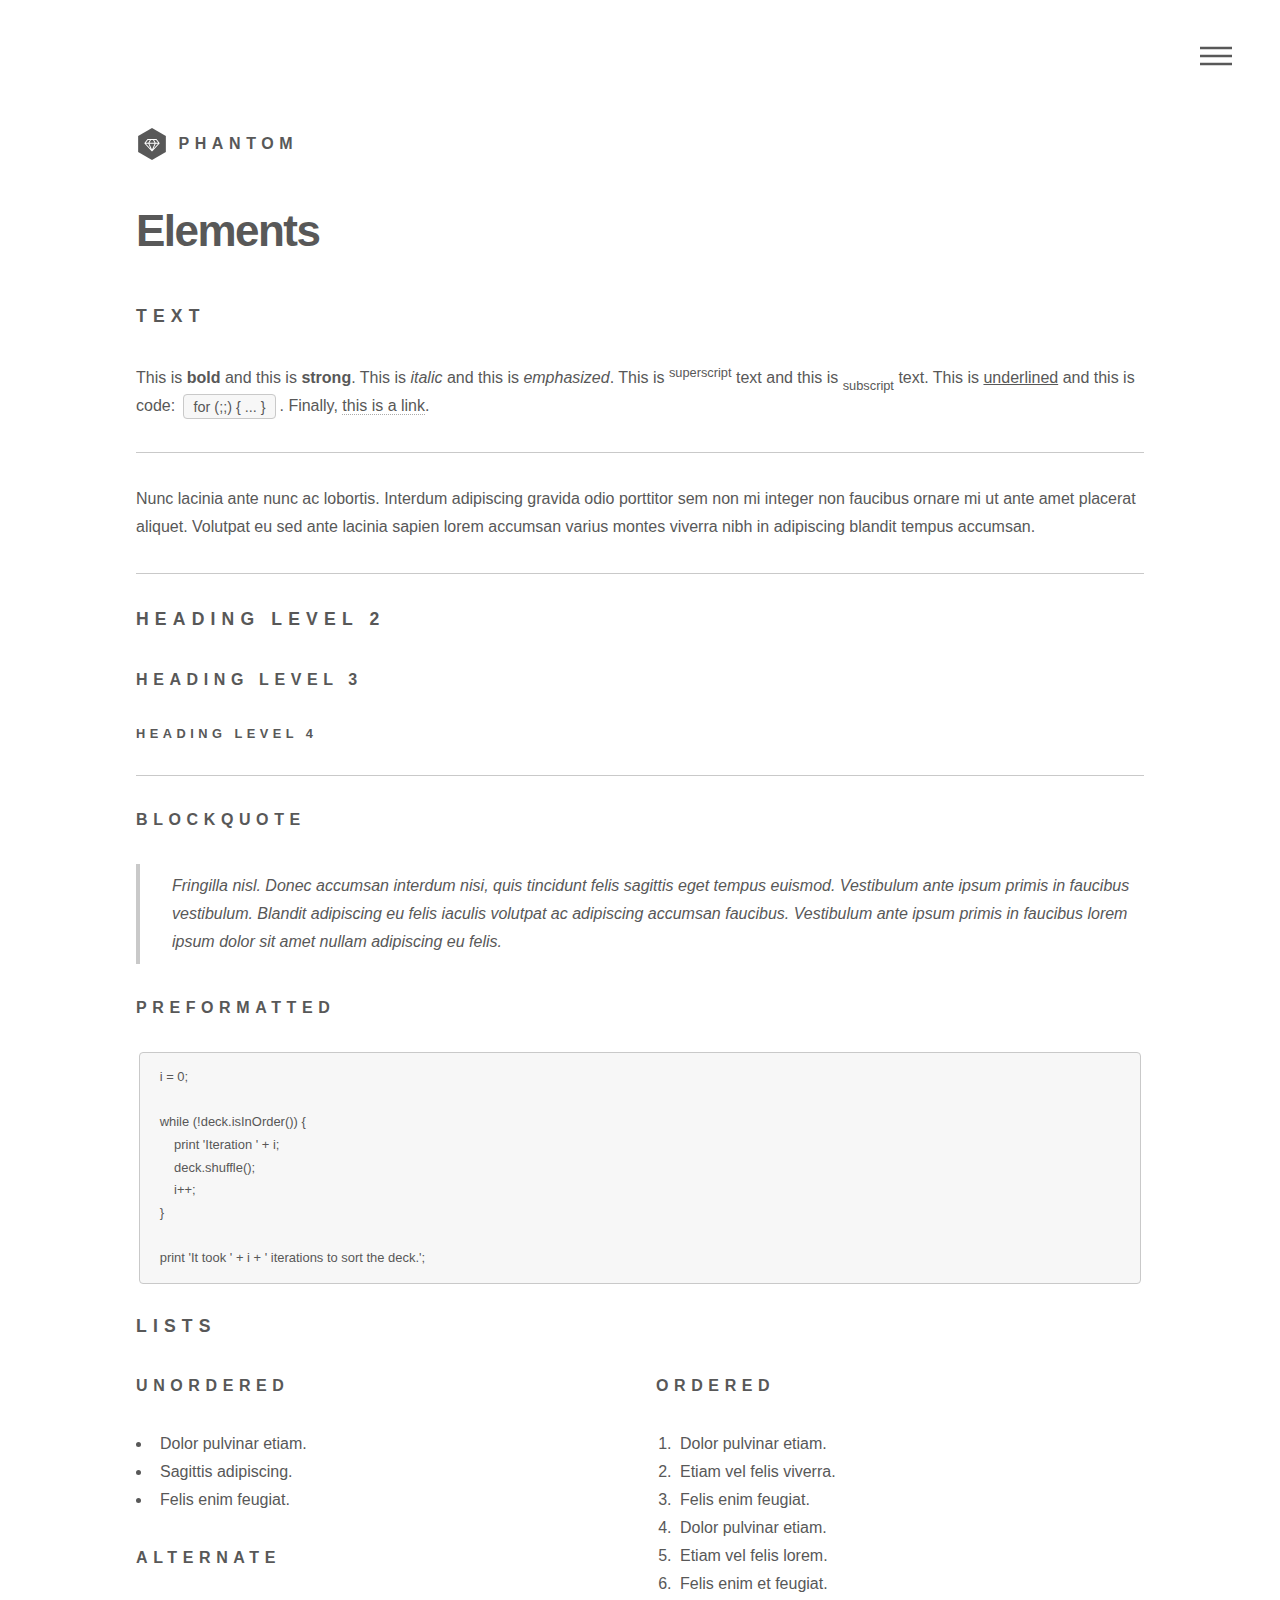
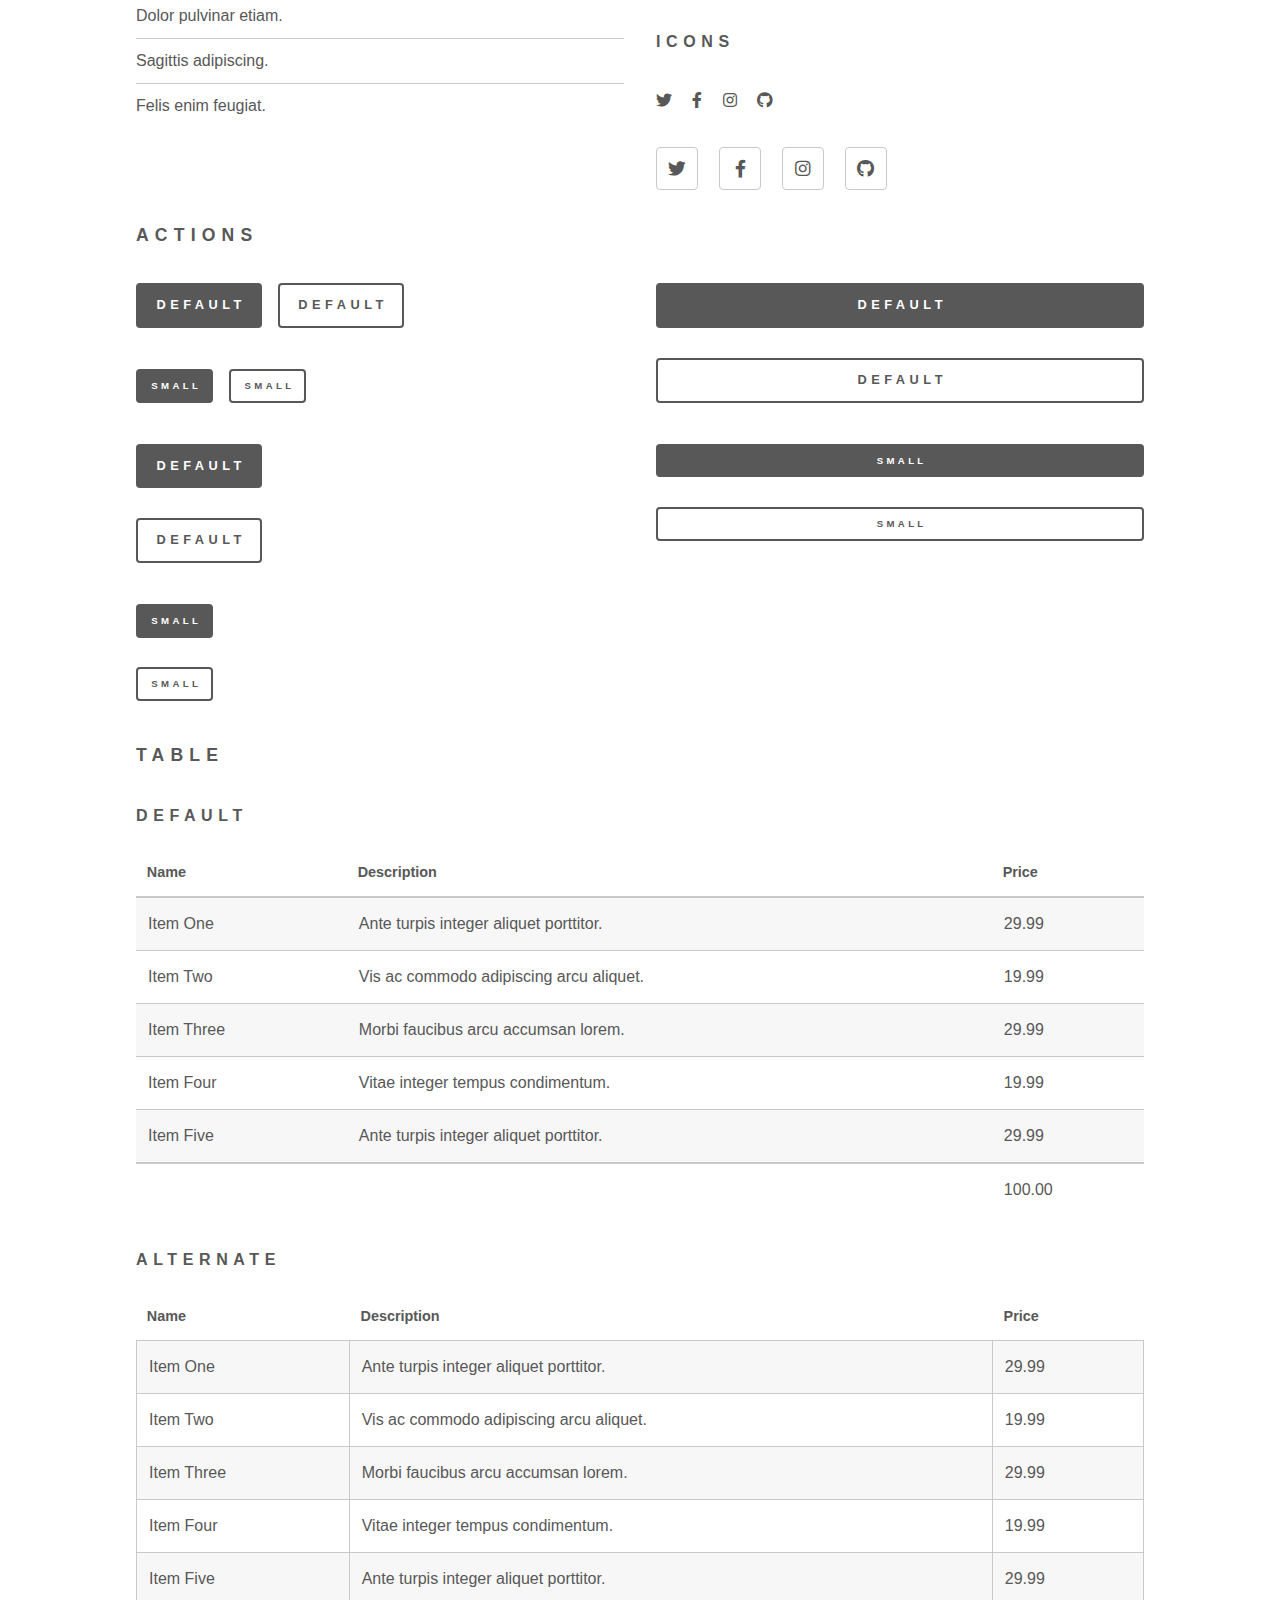
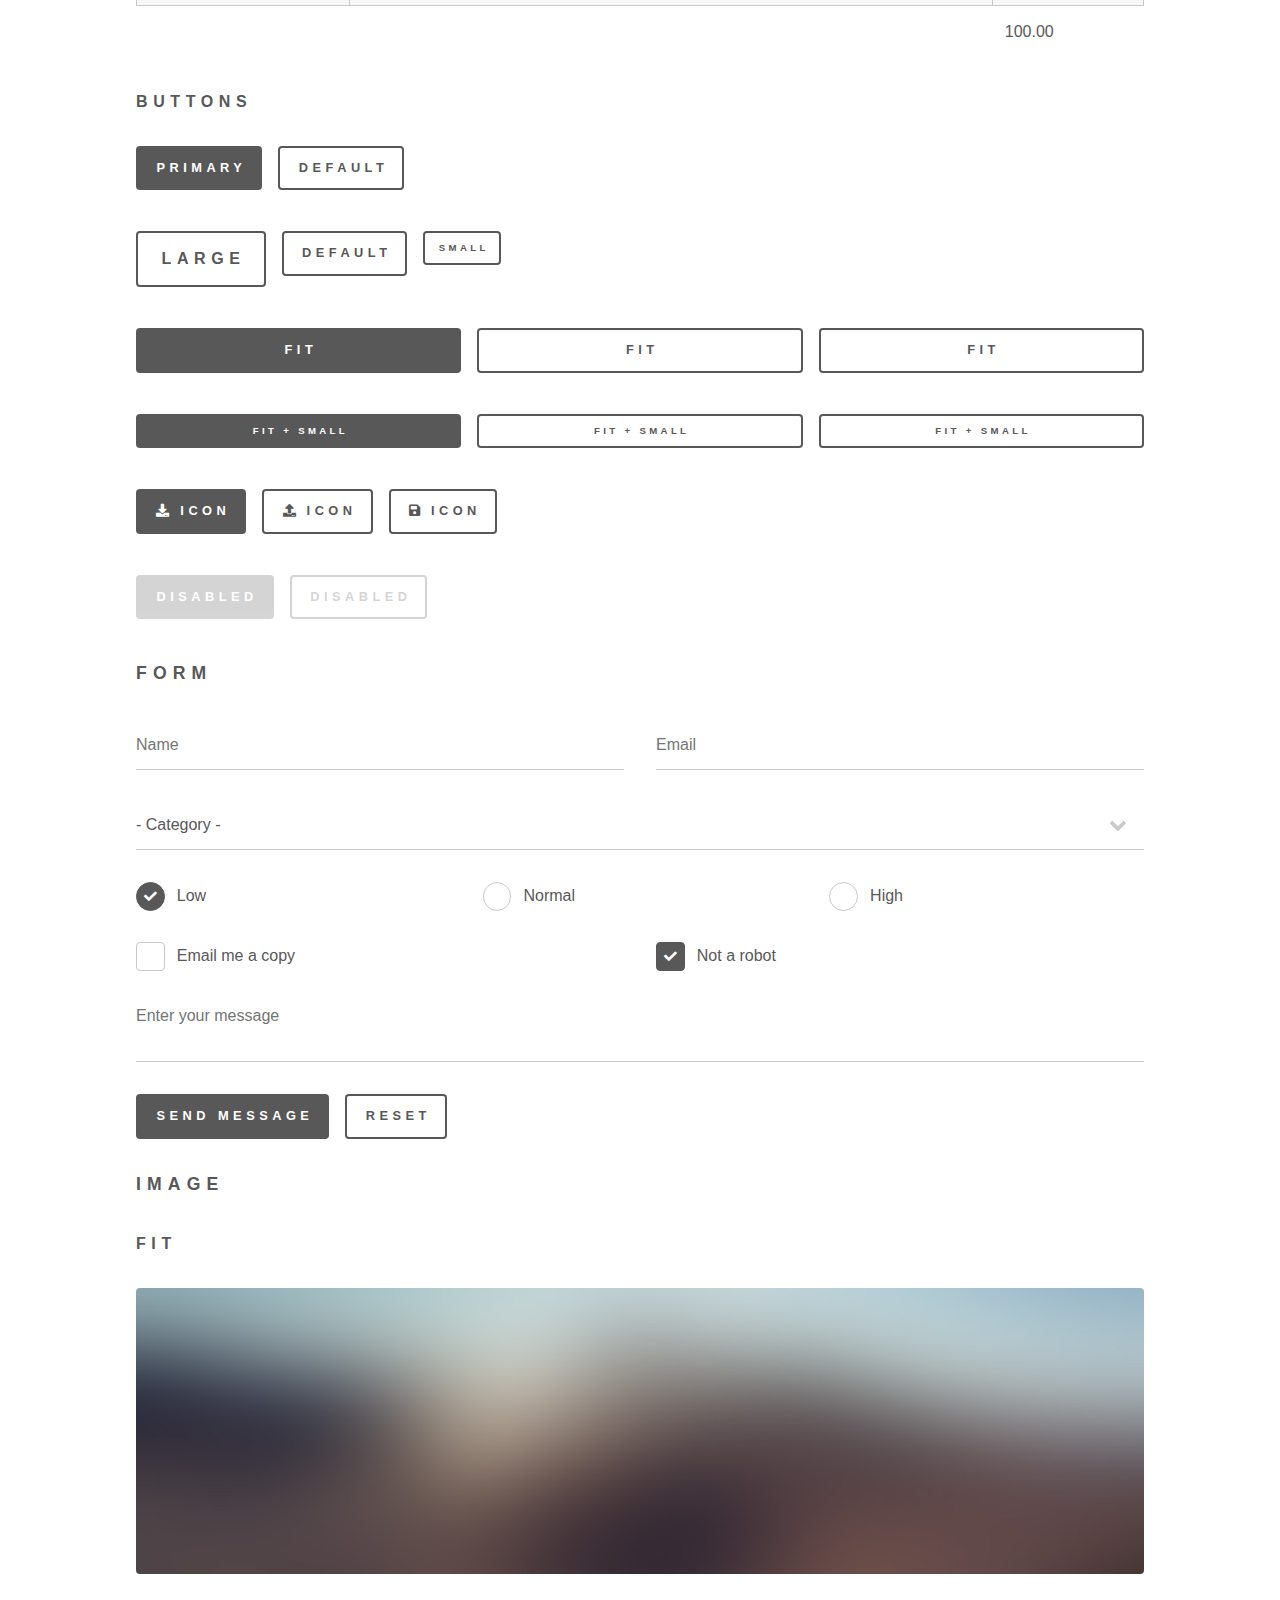
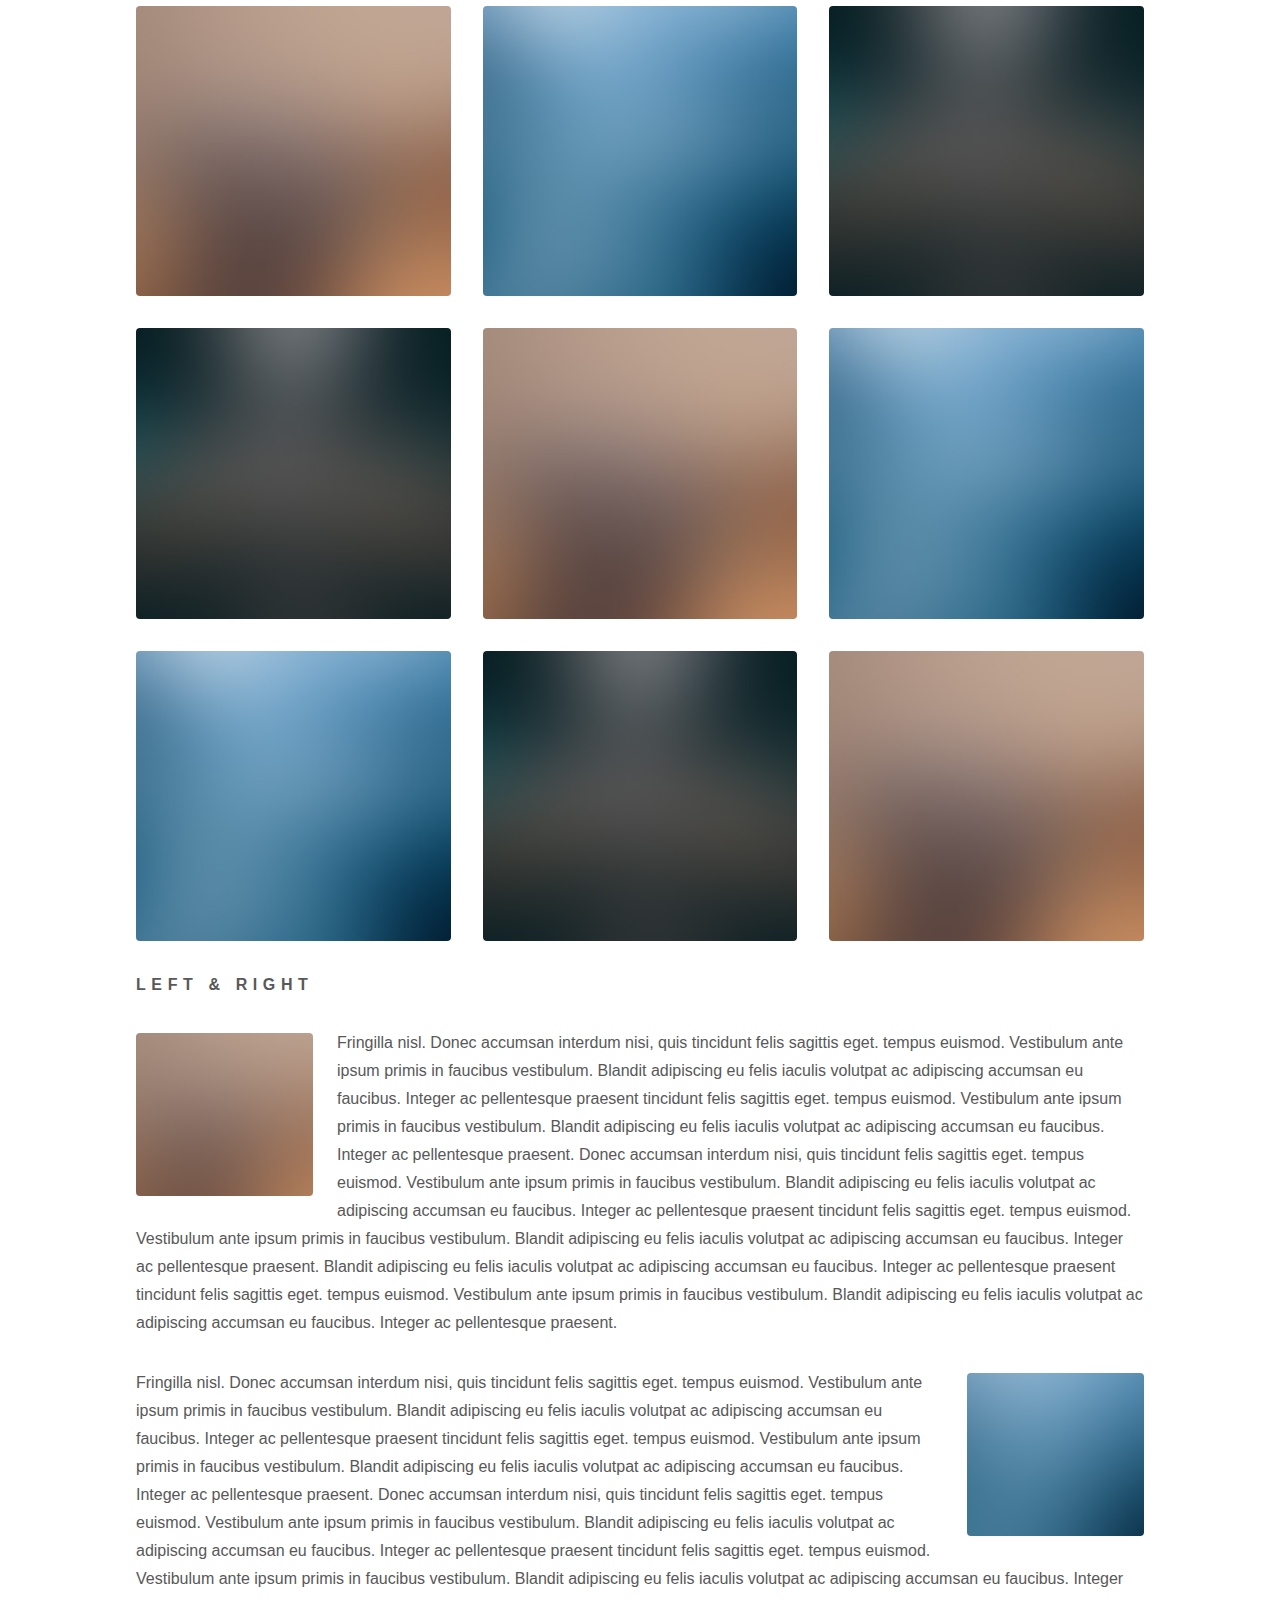
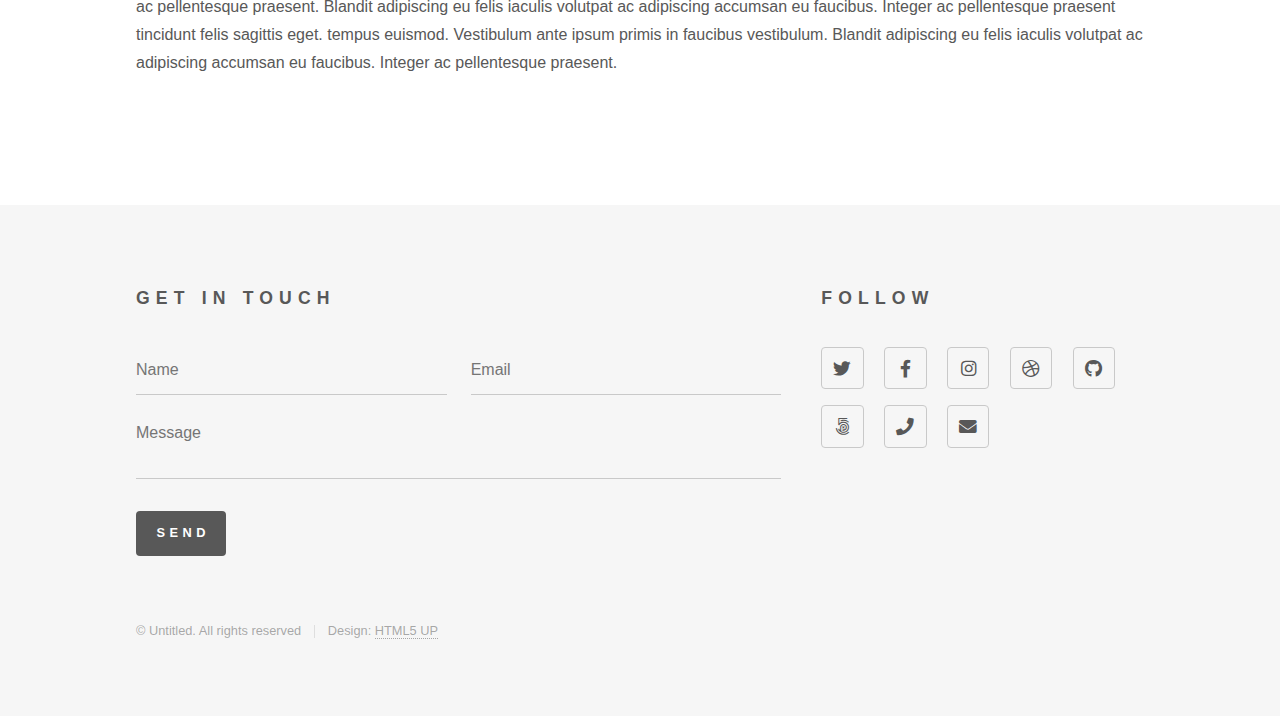
<file: elements.html>
<!DOCTYPE HTML>
<!--
	Phantom by HTML5 UP
	html5up.net | @ajlkn
	Free for personal and commercial use under the CCA 3.0 license (html5up.net/license)
-->
<html>
	<head>
		<title>Elements - Phantom by HTML5 UP</title>
		<meta charset="utf-8" />
		<meta name="viewport" content="width=device-width, initial-scale=1, user-scalable=no" />
		<link rel="stylesheet" href="assets/css/main.css" />
		<noscript><link rel="stylesheet" href="assets/css/noscript.css" /></noscript>
	</head>
	<body class="is-preload">
		<!-- Wrapper -->
			<div id="wrapper">

				<!-- Header -->
					<header id="header">
						<div class="inner">

							<!-- Logo -->
								<a href="index.html" class="logo">
									<span class="symbol"><img src="images/logo.svg" alt="" /></span><span class="title">Phantom</span>
								</a>

							<!-- Nav -->
								<nav>
									<ul>
										<li><a href="#menu">Menu</a></li>
									</ul>
								</nav>

						</div>
					</header>

				<!-- Menu -->
					<nav id="menu">
						<h2>Menu</h2>
						<ul>
							<li><a href="index.html">Home</a></li>
							<li><a href="generic.html">Ipsum veroeros</a></li>
							<li><a href="generic.html">Tempus etiam</a></li>
							<li><a href="generic.html">Consequat dolor</a></li>
							<li><a href="elements.html">Elements</a></li>
						</ul>
					</nav>

				<!-- Main -->
					<div id="main">
						<div class="inner">
							<h1>Elements</h1>

							<!-- Text -->
								<section>
									<h2>Text</h2>
									<p>This is <b>bold</b> and this is <strong>strong</strong>. This is <i>italic</i> and this is <em>emphasized</em>.
									This is <sup>superscript</sup> text and this is <sub>subscript</sub> text.
									This is <u>underlined</u> and this is code: <code>for (;;) { ... }</code>. Finally, <a href="#">this is a link</a>.</p>
									<hr />
									<p>Nunc lacinia ante nunc ac lobortis. Interdum adipiscing gravida odio porttitor sem non mi integer non faucibus ornare mi ut ante amet placerat aliquet. Volutpat eu sed ante lacinia sapien lorem accumsan varius montes viverra nibh in adipiscing blandit tempus accumsan.</p>
									<hr />
									<h2>Heading Level 2</h2>
									<h3>Heading Level 3</h3>
									<h4>Heading Level 4</h4>
									<hr />
									<h3>Blockquote</h3>
									<blockquote>Fringilla nisl. Donec accumsan interdum nisi, quis tincidunt felis sagittis eget tempus euismod. Vestibulum ante ipsum primis in faucibus vestibulum. Blandit adipiscing eu felis iaculis volutpat ac adipiscing accumsan faucibus. Vestibulum ante ipsum primis in faucibus lorem ipsum dolor sit amet nullam adipiscing eu felis.</blockquote>
									<h3>Preformatted</h3>
									<pre><code>i = 0;

while (!deck.isInOrder()) {
    print 'Iteration ' + i;
    deck.shuffle();
    i++;
}

print 'It took ' + i + ' iterations to sort the deck.';</code></pre>
								</section>

							<!-- Lists -->
								<section>
									<h2>Lists</h2>
									<div class="row">
										<div class="col-6 col-12-medium">
											<h3>Unordered</h3>
											<ul>
												<li>Dolor pulvinar etiam.</li>
												<li>Sagittis adipiscing.</li>
												<li>Felis enim feugiat.</li>
											</ul>
											<h3>Alternate</h3>
											<ul class="alt">
												<li>Dolor pulvinar etiam.</li>
												<li>Sagittis adipiscing.</li>
												<li>Felis enim feugiat.</li>
											</ul>
										</div>
										<div class="col-6 col-12-medium">
											<h3>Ordered</h3>
											<ol>
												<li>Dolor pulvinar etiam.</li>
												<li>Etiam vel felis viverra.</li>
												<li>Felis enim feugiat.</li>
												<li>Dolor pulvinar etiam.</li>
												<li>Etiam vel felis lorem.</li>
												<li>Felis enim et feugiat.</li>
											</ol>
											<h3>Icons</h3>
											<ul class="icons">
												<li><a href="#" class="icon brands style1 fa-twitter"><span class="label">Twitter</span></a></li>
												<li><a href="#" class="icon brands style1 fa-facebook-f"><span class="label">Facebook</span></a></li>
												<li><a href="#" class="icon brands style1 fa-instagram"><span class="label">Instagram</span></a></li>
												<li><a href="#" class="icon brands style1 fa-github"><span class="label">Github</span></a></li>
											</ul>
											<ul class="icons">
												<li><a href="#" class="icon brands style2 fa-twitter"><span class="label">Twitter</span></a></li>
												<li><a href="#" class="icon brands style2 fa-facebook-f"><span class="label">Facebook</span></a></li>
												<li><a href="#" class="icon brands style2 fa-instagram"><span class="label">Instagram</span></a></li>
												<li><a href="#" class="icon brands style2 fa-github"><span class="label">Github</span></a></li>
											</ul>
										</div>
									</div>
									<h2>Actions</h2>
									<div class="row">
										<div class="col-6 col-12-medium">
											<ul class="actions">
												<li><a href="#" class="button primary">Default</a></li>
												<li><a href="#" class="button">Default</a></li>
											</ul>
											<ul class="actions small">
												<li><a href="#" class="button primary small">Small</a></li>
												<li><a href="#" class="button small">Small</a></li>
											</ul>
											<ul class="actions stacked">
												<li><a href="#" class="button primary">Default</a></li>
												<li><a href="#" class="button">Default</a></li>
											</ul>
											<ul class="actions stacked">
												<li><a href="#" class="button primary small">Small</a></li>
												<li><a href="#" class="button small">Small</a></li>
											</ul>
										</div>
										<div class="col-6 col-12-medium">
											<ul class="actions stacked">
												<li><a href="#" class="button primary fit">Default</a></li>
												<li><a href="#" class="button fit">Default</a></li>
											</ul>
											<ul class="actions stacked">
												<li><a href="#" class="button primary small fit">Small</a></li>
												<li><a href="#" class="button small fit">Small</a></li>
											</ul>
										</div>
									</div>
								</section>

							<!-- Table -->
								<section>
									<h2>Table</h2>
									<h3>Default</h3>
									<div class="table-wrapper">
										<table>
											<thead>
												<tr>
													<th>Name</th>
													<th>Description</th>
													<th>Price</th>
												</tr>
											</thead>
											<tbody>
												<tr>
													<td>Item One</td>
													<td>Ante turpis integer aliquet porttitor.</td>
													<td>29.99</td>
												</tr>
												<tr>
													<td>Item Two</td>
													<td>Vis ac commodo adipiscing arcu aliquet.</td>
													<td>19.99</td>
												</tr>
												<tr>
													<td>Item Three</td>
													<td> Morbi faucibus arcu accumsan lorem.</td>
													<td>29.99</td>
												</tr>
												<tr>
													<td>Item Four</td>
													<td>Vitae integer tempus condimentum.</td>
													<td>19.99</td>
												</tr>
												<tr>
													<td>Item Five</td>
													<td>Ante turpis integer aliquet porttitor.</td>
													<td>29.99</td>
												</tr>
											</tbody>
											<tfoot>
												<tr>
													<td colspan="2"></td>
													<td>100.00</td>
												</tr>
											</tfoot>
										</table>
									</div>

									<h3>Alternate</h3>
									<div class="table-wrapper">
										<table class="alt">
											<thead>
												<tr>
													<th>Name</th>
													<th>Description</th>
													<th>Price</th>
												</tr>
											</thead>
											<tbody>
												<tr>
													<td>Item One</td>
													<td>Ante turpis integer aliquet porttitor.</td>
													<td>29.99</td>
												</tr>
												<tr>
													<td>Item Two</td>
													<td>Vis ac commodo adipiscing arcu aliquet.</td>
													<td>19.99</td>
												</tr>
												<tr>
													<td>Item Three</td>
													<td> Morbi faucibus arcu accumsan lorem.</td>
													<td>29.99</td>
												</tr>
												<tr>
													<td>Item Four</td>
													<td>Vitae integer tempus condimentum.</td>
													<td>19.99</td>
												</tr>
												<tr>
													<td>Item Five</td>
													<td>Ante turpis integer aliquet porttitor.</td>
													<td>29.99</td>
												</tr>
											</tbody>
											<tfoot>
												<tr>
													<td colspan="2"></td>
													<td>100.00</td>
												</tr>
											</tfoot>
										</table>
									</div>
								</section>

							<!-- Buttons -->
								<section>
									<h3>Buttons</h3>
									<ul class="actions">
										<li><a href="#" class="button primary">Primary</a></li>
										<li><a href="#" class="button">Default</a></li>
									</ul>
									<ul class="actions">
										<li><a href="#" class="button large">Large</a></li>
										<li><a href="#" class="button">Default</a></li>
										<li><a href="#" class="button small">Small</a></li>
									</ul>
									<ul class="actions fit">
										<li><a href="#" class="button primary fit">Fit</a></li>
										<li><a href="#" class="button fit">Fit</a></li>
										<li><a href="#" class="button fit">Fit</a></li>
									</ul>
									<ul class="actions fit small">
										<li><a href="#" class="button primary fit small">Fit + Small</a></li>
										<li><a href="#" class="button fit small">Fit + Small</a></li>
										<li><a href="#" class="button fit small">Fit + Small</a></li>
									</ul>
									<ul class="actions">
										<li><a href="#" class="button primary icon solid fa-download">Icon</a></li>
										<li><a href="#" class="button icon solid fa-upload">Icon</a></li>
										<li><a href="#" class="button icon solid fa-save">Icon</a></li>
									</ul>
									<ul class="actions">
										<li><span class="button primary disabled">Disabled</span></li>
										<li><span class="button disabled">Disabled</span></li>
									</ul>
								</section>

							<!-- Form -->
								<section>
									<h2>Form</h2>
									<form method="post" action="#">
										<div class="row gtr-uniform">
											<div class="col-6 col-12-xsmall">
												<input type="text" name="demo-name" id="demo-name" value="" placeholder="Name" />
											</div>
											<div class="col-6 col-12-xsmall">
												<input type="email" name="demo-email" id="demo-email" value="" placeholder="Email" />
											</div>
											<div class="col-12">
												<select name="demo-category" id="demo-category">
													<option value="">- Category -</option>
													<option value="1">Manufacturing</option>
													<option value="1">Shipping</option>
													<option value="1">Administration</option>
													<option value="1">Human Resources</option>
												</select>
											</div>
											<div class="col-4 col-12-small">
												<input type="radio" id="demo-priority-low" name="demo-priority" checked>
												<label for="demo-priority-low">Low</label>
											</div>
											<div class="col-4 col-12-small">
												<input type="radio" id="demo-priority-normal" name="demo-priority">
												<label for="demo-priority-normal">Normal</label>
											</div>
											<div class="col-4 col-12-small">
												<input type="radio" id="demo-priority-high" name="demo-priority">
												<label for="demo-priority-high">High</label>
											</div>
											<div class="col-6 col-12-small">
												<input type="checkbox" id="demo-copy" name="demo-copy">
												<label for="demo-copy">Email me a copy</label>
											</div>
											<div class="col-6 col-12-small">
												<input type="checkbox" id="demo-human" name="demo-human" checked>
												<label for="demo-human">Not a robot</label>
											</div>
											<div class="col-12">
												<textarea name="demo-message" id="demo-message" placeholder="Enter your message" rows="6"></textarea>
											</div>
											<div class="col-12">
												<ul class="actions">
													<li><input type="submit" value="Send Message" class="primary" /></li>
													<li><input type="reset" value="Reset" /></li>
												</ul>
											</div>
										</div>
									</form>
								</section>

							<!-- Image -->
								<section>
									<h2>Image</h2>
									<h3>Fit</h3>
									<div class="box alt">
										<div class="row gtr-uniform">
											<div class="col-12"><span class="image fit"><img src="images/pic13.jpg" alt="" /></span></div>
											<div class="col-4"><span class="image fit"><img src="images/pic01.jpg" alt="" /></span></div>
											<div class="col-4"><span class="image fit"><img src="images/pic02.jpg" alt="" /></span></div>
											<div class="col-4"><span class="image fit"><img src="images/pic03.jpg" alt="" /></span></div>
											<div class="col-4"><span class="image fit"><img src="images/pic03.jpg" alt="" /></span></div>
											<div class="col-4"><span class="image fit"><img src="images/pic01.jpg" alt="" /></span></div>
											<div class="col-4"><span class="image fit"><img src="images/pic02.jpg" alt="" /></span></div>
											<div class="col-4"><span class="image fit"><img src="images/pic02.jpg" alt="" /></span></div>
											<div class="col-4"><span class="image fit"><img src="images/pic03.jpg" alt="" /></span></div>
											<div class="col-4"><span class="image fit"><img src="images/pic01.jpg" alt="" /></span></div>
										</div>
									</div>
									<h3>Left &amp; Right</h3>
									<p><span class="image left"><img src="images/pic14.jpg" alt="" /></span>Fringilla nisl. Donec accumsan interdum nisi, quis tincidunt felis sagittis eget. tempus euismod. Vestibulum ante ipsum primis in faucibus vestibulum. Blandit adipiscing eu felis iaculis volutpat ac adipiscing accumsan eu faucibus. Integer ac pellentesque praesent tincidunt felis sagittis eget. tempus euismod. Vestibulum ante ipsum primis in faucibus vestibulum. Blandit adipiscing eu felis iaculis volutpat ac adipiscing accumsan eu faucibus. Integer ac pellentesque praesent. Donec accumsan interdum nisi, quis tincidunt felis sagittis eget. tempus euismod. Vestibulum ante ipsum primis in faucibus vestibulum. Blandit adipiscing eu felis iaculis volutpat ac adipiscing accumsan eu faucibus. Integer ac pellentesque praesent tincidunt felis sagittis eget. tempus euismod. Vestibulum ante ipsum primis in faucibus vestibulum. Blandit adipiscing eu felis iaculis volutpat ac adipiscing accumsan eu faucibus. Integer ac pellentesque praesent. Blandit adipiscing eu felis iaculis volutpat ac adipiscing accumsan eu faucibus. Integer ac pellentesque praesent tincidunt felis sagittis eget. tempus euismod. Vestibulum ante ipsum primis in faucibus vestibulum. Blandit adipiscing eu felis iaculis volutpat ac adipiscing accumsan eu faucibus. Integer ac pellentesque praesent.</p>
									<p><span class="image right"><img src="images/pic15.jpg" alt="" /></span>Fringilla nisl. Donec accumsan interdum nisi, quis tincidunt felis sagittis eget. tempus euismod. Vestibulum ante ipsum primis in faucibus vestibulum. Blandit adipiscing eu felis iaculis volutpat ac adipiscing accumsan eu faucibus. Integer ac pellentesque praesent tincidunt felis sagittis eget. tempus euismod. Vestibulum ante ipsum primis in faucibus vestibulum. Blandit adipiscing eu felis iaculis volutpat ac adipiscing accumsan eu faucibus. Integer ac pellentesque praesent. Donec accumsan interdum nisi, quis tincidunt felis sagittis eget. tempus euismod. Vestibulum ante ipsum primis in faucibus vestibulum. Blandit adipiscing eu felis iaculis volutpat ac adipiscing accumsan eu faucibus. Integer ac pellentesque praesent tincidunt felis sagittis eget. tempus euismod. Vestibulum ante ipsum primis in faucibus vestibulum. Blandit adipiscing eu felis iaculis volutpat ac adipiscing accumsan eu faucibus. Integer ac pellentesque praesent. Blandit adipiscing eu felis iaculis volutpat ac adipiscing accumsan eu faucibus. Integer ac pellentesque praesent tincidunt felis sagittis eget. tempus euismod. Vestibulum ante ipsum primis in faucibus vestibulum. Blandit adipiscing eu felis iaculis volutpat ac adipiscing accumsan eu faucibus. Integer ac pellentesque praesent.</p>
								</section>

						</div>
					</div>

				<!-- Footer -->
					<footer id="footer">
						<div class="inner">
							<section>
								<h2>Get in touch</h2>
								<form method="post" action="#">
									<div class="fields">
										<div class="field half">
											<input type="text" name="name" id="name" placeholder="Name" />
										</div>
										<div class="field half">
											<input type="email" name="email" id="email" placeholder="Email" />
										</div>
										<div class="field">
											<textarea name="message" id="message" placeholder="Message"></textarea>
										</div>
									</div>
									<ul class="actions">
										<li><input type="submit" value="Send" class="primary" /></li>
									</ul>
								</form>
							</section>
							<section>
								<h2>Follow</h2>
								<ul class="icons">
									<li><a href="#" class="icon brands style2 fa-twitter"><span class="label">Twitter</span></a></li>
									<li><a href="#" class="icon brands style2 fa-facebook-f"><span class="label">Facebook</span></a></li>
									<li><a href="#" class="icon brands style2 fa-instagram"><span class="label">Instagram</span></a></li>
									<li><a href="#" class="icon brands style2 fa-dribbble"><span class="label">Dribbble</span></a></li>
									<li><a href="#" class="icon brands style2 fa-github"><span class="label">GitHub</span></a></li>
									<li><a href="#" class="icon brands style2 fa-500px"><span class="label">500px</span></a></li>
									<li><a href="#" class="icon solid style2 fa-phone"><span class="label">Phone</span></a></li>
									<li><a href="#" class="icon solid style2 fa-envelope"><span class="label">Email</span></a></li>
								</ul>
							</section>
							<ul class="copyright">
								<li>&copy; Untitled. All rights reserved</li><li>Design: <a href="http://html5up.net">HTML5 UP</a></li>
							</ul>
						</div>
					</footer>

			</div>

		<!-- Scripts -->
			<script src="assets/js/jquery.min.js"></script>
			<script src="assets/js/browser.min.js"></script>
			<script src="assets/js/breakpoints.min.js"></script>
			<script src="assets/js/util.js"></script>
			<script src="assets/js/main.js"></script>

	</body>
</html>
</file>
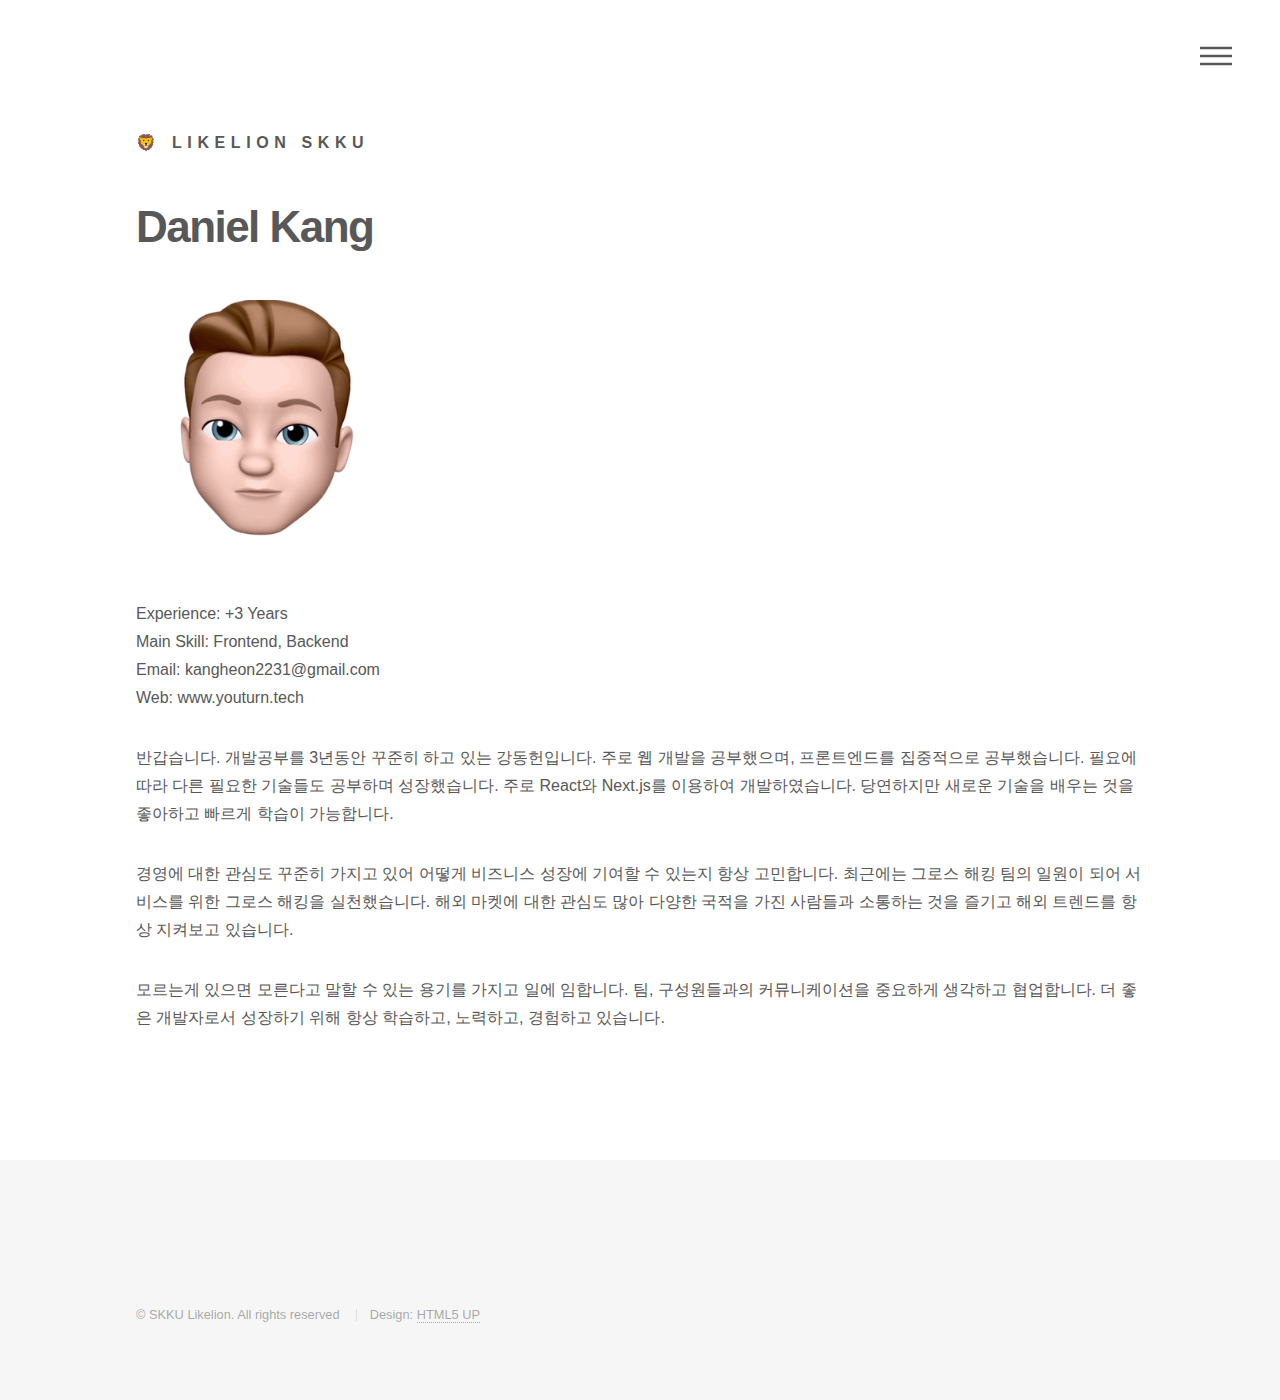
<file: profiles/dhk.html>
<!DOCTYPE html>
<!--
	Phantom by HTML5 UP
	html5up.net | @ajlkn
	Free for personal and commercial use under the CCA 3.0 license (html5up.net/license)
-->
<html>
  <head>
    <title>Dongheon Kang</title>
    <meta charset="utf-8" />
    <meta
      name="viewport"
      content="width=device-width, initial-scale=1, user-scalable=no"
    />
    <link rel="stylesheet" href="../assets/css/main.css" />
    <link rel="icon" href="data:image/svg+xml,<svg xmlns=%22http://www.w3.org/2000/svg%22 viewBox=%220 0 100 100%22><text y=%22.9em%22 font-size=%2290%22>🏊‍♂️</text></svg>">

    <noscript
      ><link rel="stylesheet" href="../assets/css/noscript.css"
    /></noscript>
  </head>
  <body class="is-preload">
    <!-- Wrapper -->
    <div id="wrapper">
      <!-- Header -->
      <header id="header">
        <div class="inner">
          <!-- Logo -->
          <a href="../index.html" class="logo">
            <span class="symbol">🦁</span
            ><span class="title">Likelion SKKU</span>
          </a>

          <!-- Nav -->
          <nav>
            <ul>
              <li><a href="#menu">Menu</a></li>
            </ul>
          </nav>
        </div>
      </header>

      <!-- Menu -->
      <nav id="menu">
        <h2>Menu</h2>
        <ul>
          <li><a href="../index.html">Home</a></li>
          <li><a href="https://github.com/daniel2231/Deep-Dive-Study">About</a></li>
          <li>
            <a href="#" class="icon brands style2 fa-github"
              ><span class="label">GitHub</span></a
            >
          </li>
        </ul>
      </nav>

      <!-- Main -->
      <div id="main">
        <div class="inner">
          <h1>Daniel Kang</h1>
          <span class="image main"
            ><img src="../images/img1.gif" alt=""
          /></span>
          <p>
            Experience: +3 Years <br />

            Main Skill: Frontend, Backend<br />

            Email: kangheon2231@gmail.com
            <br />
            Web: www.youturn.tech
          </p>

          <p>
            반갑습니다.
            개발공부를 3년동안 꾸준히 하고 있는 강동헌입니다. 주로 웹 개발을
            공부했으며, 프론트엔드를 집중적으로 공부했습니다. 필요에 따라 다른
            필요한 기술들도 공부하며 성장했습니다. 주로 React와 Next.js를
            이용하여 개발하였습니다. 당연하지만 새로운 기술을 배우는 것을
            좋아하고 빠르게 학습이 가능합니다.
          </p>
          <p>
            경영에 대한 관심도 꾸준히 가지고 있어 어떻게 비즈니스 성장에 기여할
            수 있는지 항상 고민합니다. 최근에는 그로스 해킹 팀의 일원이 되어
            서비스를 위한 그로스 해킹을 실천했습니다. 해외 마켓에 대한 관심도
            많아 다양한 국적을 가진 사람들과 소통하는 것을 즐기고 해외 트렌드를
            항상 지켜보고 있습니다.
          </p>
          <p>
            모르는게 있으면 모른다고 말할 수 있는 용기를 가지고 일에 임합니다.
            팀, 구성원들과의 커뮤니케이션을 중요하게 생각하고 협업합니다. 더
            좋은 개발자로서 성장하기 위해 항상 학습하고, 노력하고, 경험하고
            있습니다.
          </p>
        </div>
      </div>

      <!-- Footer -->
      <footer id="footer">
        <div class="inner">
          <ul class="copyright">
            <li>&copy; SKKU Likelion. All rights reserved</li>
            <li>Design: <a href="http://html5up.net">HTML5 UP</a></li>
          </ul>
        </div>
      </footer>
    </div>

    <!-- Scripts -->
    <script src="../assets/js/jquery.min.js"></script>
    <script src="../assets/js/browser.min.js"></script>
    <script src="../assets/js/breakpoints.min.js"></script>
    <script src="../assets/js/util.js"></script>
    <script src="../assets/js/main.js"></script>
  </body>
</html>
</file>
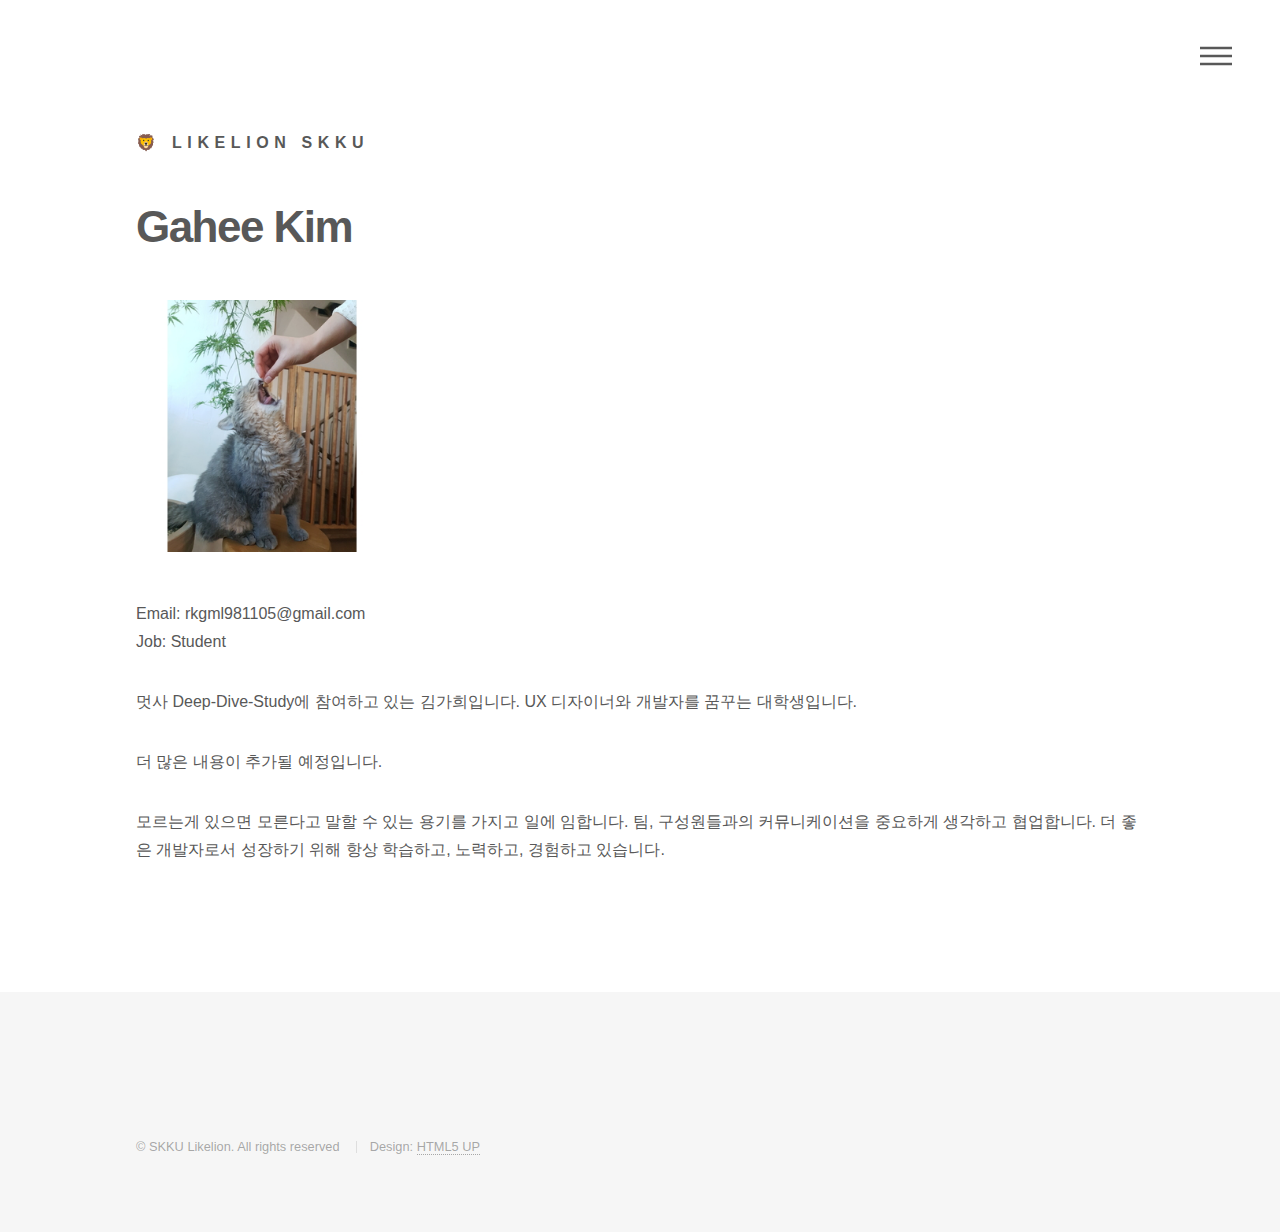
<file: profiles/gahee.html>
<!DOCTYPE html>
<html>
  <head>
    <title>Dongheon Kang</title>
    <meta charset="utf-8" />
    <meta
      name="viewport"
      content="width=device-width, initial-scale=1, user-scalable=no"
    />
    <link rel="stylesheet" href="../assets/css/main.css" />
    <link
      rel="icon"
      href="data:image/svg+xml,<svg xmlns=%22http://www.w3.org/2000/svg%22 viewBox=%220 0 100 100%22><text y=%22.9em%22 font-size=%2290%22>🏊‍♂️</text></svg>"
    />

    <noscript
      ><link rel="stylesheet" href="../assets/css/noscript.css"
    /></noscript>
  </head>
  <body class="is-preload">
    <!-- Wrapper -->
    <div id="wrapper">
      <!-- Header -->
      <header id="header">
        <div class="inner">
          <!-- Logo -->
          <a href="../index.html" class="logo">
            <span class="symbol">🦁</span
            ><span class="title">Likelion SKKU</span>
          </a>

          <!-- Nav -->
          <nav>
            <ul>
              <li><a href="#menu">Menu</a></li>
            </ul>
          </nav>
        </div>
      </header>

      <!-- Menu -->
      <nav id="menu">
        <h2>Menu</h2>
        <ul>
          <li><a href="../index.html">Home</a></li>
          <li>
            <a href="https://github.com/daniel2231/Deep-Dive-Study">About</a>
          </li>
          <li>
            <a href="#" class="icon brands style2 fa-github"
              ><span class="label">GitHub</span></a
            >
          </li>
        </ul>
      </nav>

      <!-- Main -->
      <div id="main">
        <div class="inner">
          <!--
            todo: 자기 이름을 적어주세요
          -->
          <h1>Gahee Kim</h1>
          <!--
            todo: 원하는 이미지를 넣어주세요. 사이즈는 320 x 320로 맞춰주세요
          -->
          <span class="image main"
            ><img src="구름이pic.jpg" alt="구름이"
          /></span>
          <!--
            todo: 원하는 정보를 입력해주세요
          -->
          <p>
            Email: rkgml981105@gmail.com <br />

            Job: Student<br />
          </p>

          <p>
            멋사 Deep-Dive-Study에 참여하고 있는 김가희입니다. UX 디자이너와
            개발자를 꿈꾸는 대학생입니다.
          </p>
          <p>
            더 많은 내용이 추가될 예정입니다.
          </p>
          <p>
            모르는게 있으면 모른다고 말할 수 있는 용기를 가지고 일에 임합니다.
            팀, 구성원들과의 커뮤니케이션을 중요하게 생각하고 협업합니다. 더
            좋은 개발자로서 성장하기 위해 항상 학습하고, 노력하고, 경험하고
            있습니다.
          </p>
        </div>
      </div>

      <!-- Footer -->
      <footer id="footer">
        <div class="inner">
          <ul class="copyright">
            <li>&copy; SKKU Likelion. All rights reserved</li>
            <li>Design: <a href="http://html5up.net">HTML5 UP</a></li>
          </ul>
        </div>
      </footer>
    </div>

    <!-- Scripts -->
    <script src="../assets/js/jquery.min.js"></script>
    <script src="../assets/js/browser.min.js"></script>
    <script src="../assets/js/breakpoints.min.js"></script>
    <script src="../assets/js/util.js"></script>
    <script src="../assets/js/main.js"></script>
  </body>
</html>
</file>
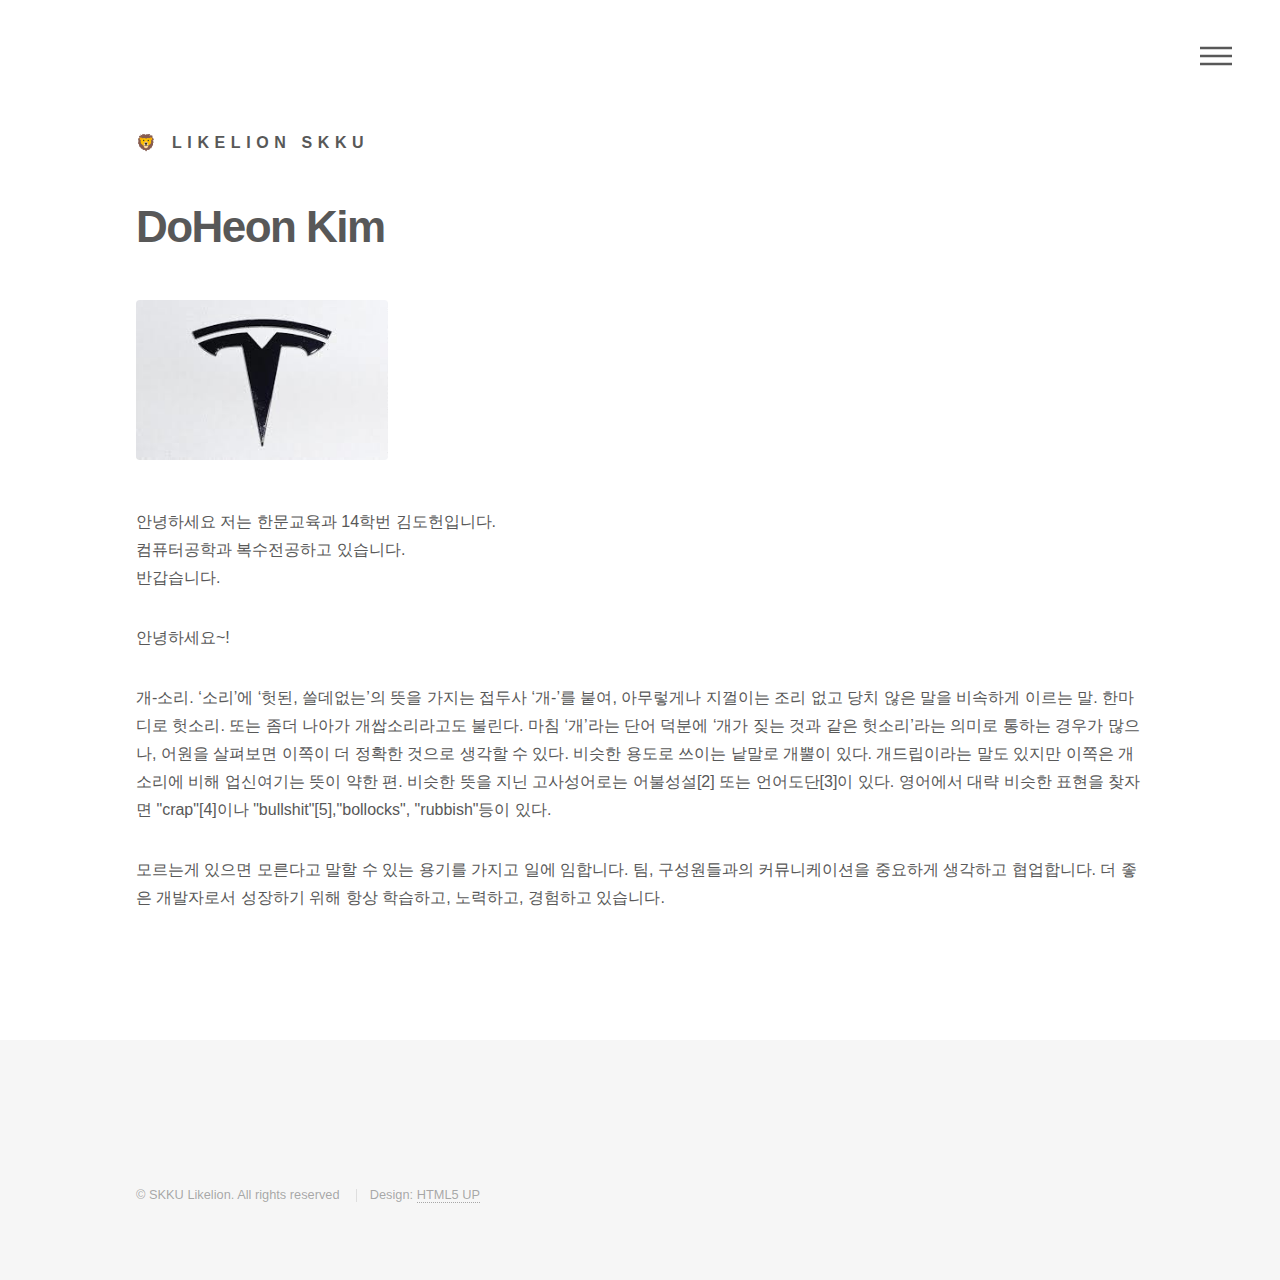
<file: profiles/kimdoheon.html>
<!DOCTYPE html>
<html>
  <head>
    <title>DoHeon Kim</title>
    <meta charset="utf-8" />
    <meta
      name="viewport"
      content="width=device-width, initial-scale=1, user-scalable=no"
    />
    <link rel="stylesheet" href="../assets/css/main.css" />
    <link rel="icon" href="data:image/svg+xml,<svg xmlns=%22http://www.w3.org/2000/svg%22 viewBox=%220 0 100 100%22><text y=%22.9em%22 font-size=%2290%22>🏊‍♂️</text></svg>">

    <noscript
      ><link rel="stylesheet" href="../assets/css/noscript.css"
    /></noscript>
  </head>
  <body class="is-preload">
    <!-- Wrapper -->
    <div id="wrapper">
      <!-- Header -->
      <header id="header">
        <div class="inner">
          <!-- Logo -->
          <a href="../index.html" class="logo">
            <span class="symbol">🦁</span
            ><span class="title">Likelion SKKU</span>
          </a>

          <!-- Nav -->
          <nav>
            <ul>
              <li><a href="#menu">Menu</a></li>
            </ul>
          </nav>
        </div>
      </header>

      <!-- Menu -->
      <nav id="menu">
        <h2>Menu</h2>
        <ul>
          <li><a href="../index.html">Home</a></li>
          <li><a href="https://github.com/daniel2231/Deep-Dive-Study">About</a></li>
          <li>
            <a href="#" class="icon brands style2 fa-github"
              ><span class="label">GitHub</span></a
            >
          </li>
        </ul>
      </nav>

      <!-- Main -->
      <div id="main">
        <div class="inner">
           <!--
            todo: 자기 이름을 적어주세요
          -->
          <h1>DoHeon Kim</h1>
           <!--
            todo: 원하는 이미지를 넣어주세요. 사이즈는 320 x 320로 맞춰주세요
          -->
          <span class="image main"
            ><img src="../images/tesla.jpg" alt=""
          /></span>
          <!--
            todo: 원하는 정보를 입력해주세요
          -->
          <p>
            안녕하세요 저는 한문교육과 14학번 김도헌입니다. <br />

            컴퓨터공학과 복수전공하고 있습니다.<br />

            반갑습니다. 
          </p>

          <p>
            안녕하세요~!
          </p>
          <p>
            개-소리. ‘소리’에 ‘헛된, 쓸데없는’의 뜻을 가지는 접두사 ‘개-’를
            붙여, 아무렇게나 지껄이는 조리 없고 당치 않은 말을 비속하게 이르는
            말. 한마디로 헛소리. 또는 좀더 나아가 개쌉소리라고도 불린다. 마침
            ‘개’라는 단어 덕분에 ‘개가 짖는 것과 같은 헛소리’라는 의미로 통하는
            경우가 많으나, 어원을 살펴보면 이쪽이 더 정확한 것으로 생각할 수
            있다. 비슷한 용도로 쓰이는 낱말로 개뿔이 있다. 개드립이라는 말도
            있지만 이쪽은 개소리에 비해 업신여기는 뜻이 약한 편. 비슷한 뜻을
            지닌 고사성어로는 어불성설[2] 또는 언어도단[3]이 있다. 영어에서 대략
            비슷한 표현을 찾자면 "crap"[4]이나 "bullshit"[5],"bollocks",
            "rubbish"등이 있다.
          </p>
          <p>
            모르는게 있으면 모른다고 말할 수 있는 용기를 가지고 일에 임합니다.
            팀, 구성원들과의 커뮤니케이션을 중요하게 생각하고 협업합니다. 더
            좋은 개발자로서 성장하기 위해 항상 학습하고, 노력하고, 경험하고
            있습니다.
          </p>
        </div>
      </div>

      <!-- Footer -->
      <footer id="footer">
        <div class="inner">
          <ul class="copyright">
            <li>&copy; SKKU Likelion. All rights reserved</li>
            <li>Design: <a href="http://html5up.net">HTML5 UP</a></li>
          </ul>
        </div>
      </footer>
    </div>

    <!-- Scripts -->
    <script src="../assets/js/jquery.min.js"></script>
    <script src="../assets/js/browser.min.js"></script>
    <script src="../assets/js/breakpoints.min.js"></script>
    <script src="../assets/js/util.js"></script>
    <script src="../assets/js/main.js"></script>
  </body>
</html>
</file>
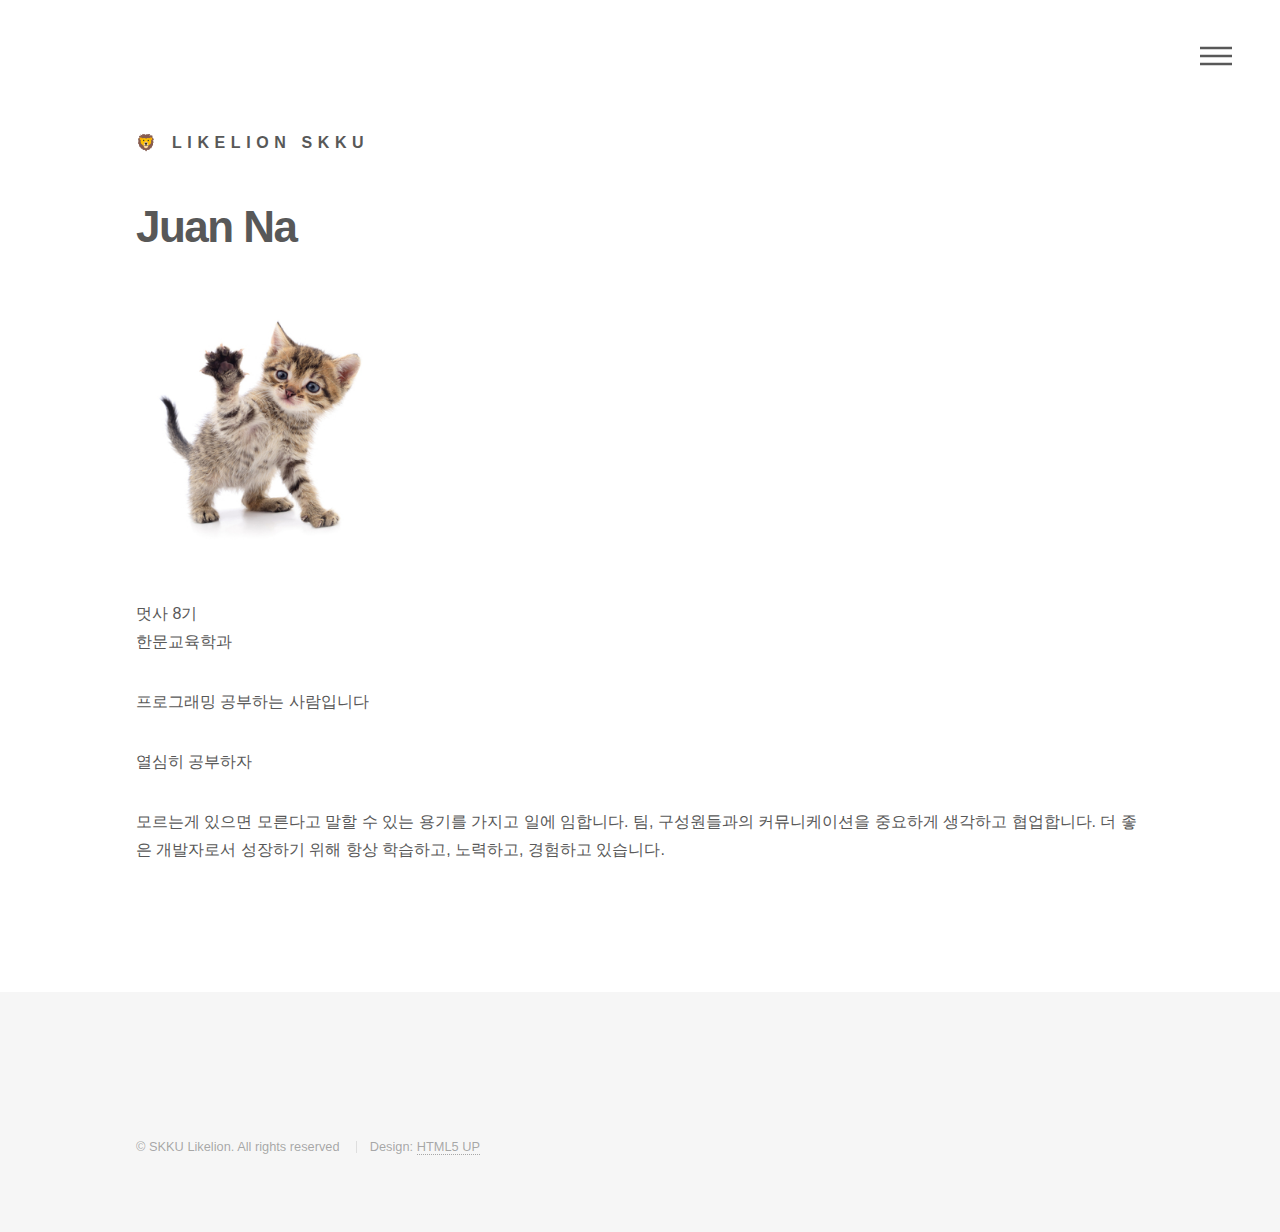
<file: profiles/najuan.html>
<!DOCTYPE html>
<html>
  <head>
    <title>Juan Na</title>
    <meta charset="utf-8" />
    <meta
      name="viewport"
      content="width=device-width, initial-scale=1, user-scalable=no"
    />
    <link rel="stylesheet" href="../assets/css/main.css" />
    <link rel="icon" href="data:image/svg+xml,<svg xmlns=%22http://www.w3.org/2000/svg%22 viewBox=%220 0 100 100%22><text y=%22.9em%22 font-size=%2290%22>🏊‍♂️</text></svg>">

    <noscript
      ><link rel="stylesheet" href="../assets/css/noscript.css"
    /></noscript>
  </head>
  <body class="is-preload">
    <!-- Wrapper -->
    <div id="wrapper">
      <!-- Header -->
      <header id="header">
        <div class="inner">
          <!-- Logo -->
          <a href="../index.html" class="logo">
            <span class="symbol">🦁</span
            ><span class="title">Likelion SKKU</span>
          </a>

          <!-- Nav -->
          <nav>
            <ul>
              <li><a href="#menu">Menu</a></li>
            </ul>
          </nav>
        </div>
      </header>

      <!-- Menu -->
      <nav id="menu">
        <h2>Menu</h2>
        <ul>
          <li><a href="../index.html">Home</a></li>
          <li><a href="https://github.com/daniel2231/Deep-Dive-Study">About</a></li>
          <li>
            <a href="#" class="icon brands style2 fa-github"
              ><span class="label">GitHub</span></a
            >
          </li>
        </ul>
      </nav>

      <!-- Main -->
      <div id="main">
        <div class="inner">
           <!--
            todo: 자기 이름을 적어주세요
          -->
          <h1>Juan Na</h1>
           <!--
            todo: 원하는 이미지를 넣어주세요. 사이즈는 320 x 320로 맞춰주세요
          -->
          <span class="image main"
            ><img src="../images/resizedcat.jpg" alt=""
          /></span>
          <!--
            todo: 원하는 정보를 입력해주세요
          -->
          <p>
            멋사 8기 <br />

            한문교육학과<br />

            
          </p>

          <p>
            프로그래밍 공부하는 사람입니다
          </p>
          <p>
            열심히 공부하자
          </p>
          <p>
            모르는게 있으면 모른다고 말할 수 있는 용기를 가지고 일에 임합니다.
            팀, 구성원들과의 커뮤니케이션을 중요하게 생각하고 협업합니다. 더
            좋은 개발자로서 성장하기 위해 항상 학습하고, 노력하고, 경험하고
            있습니다.
          </p>
        </div>
      </div>

      <!-- Footer -->
      <footer id="footer">
        <div class="inner">
          <ul class="copyright">
            <li>&copy; SKKU Likelion. All rights reserved</li>
            <li>Design: <a href="http://html5up.net">HTML5 UP</a></li>
          </ul>
        </div>
      </footer>
    </div>

    <!-- Scripts -->
    <script src="../assets/js/jquery.min.js"></script>
    <script src="../assets/js/browser.min.js"></script>
    <script src="../assets/js/breakpoints.min.js"></script>
    <script src="../assets/js/util.js"></script>
    <script src="../assets/js/main.js"></script>
  </body>
</html>
</file>
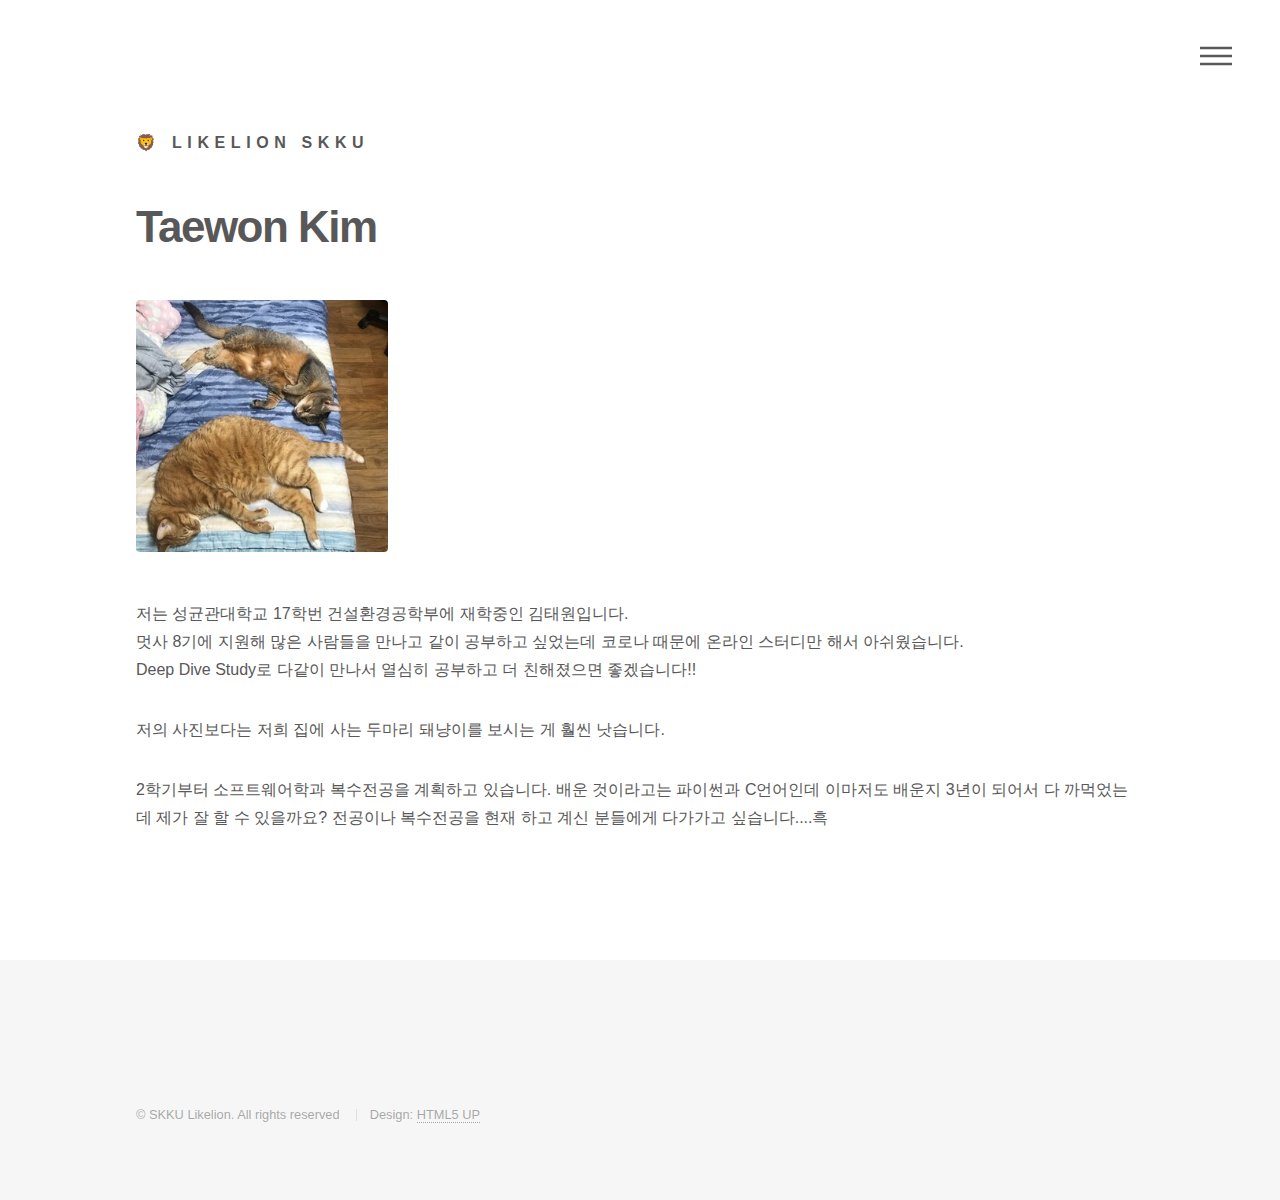
<file: profiles/taewon.html>
<!DOCTYPE html>
<html>
  <head>
    <title>Dongheon Kang</title>
    <meta charset="utf-8" />
    <meta
      name="viewport"
      content="width=device-width, initial-scale=1, user-scalable=no"
    />
    <link rel="stylesheet" href="../assets/css/main.css" />
    <link rel="icon" href="data:image/svg+xml,<svg xmlns=%22http://www.w3.org/2000/svg%22 viewBox=%220 0 100 100%22><text y=%22.9em%22 font-size=%2290%22>🏊‍♂️</text></svg>">

    <noscript
      ><link rel="stylesheet" href="../assets/css/noscript.css"
    /></noscript>
  </head>
  <body class="is-preload">
    <!-- Wrapper -->
    <div id="wrapper">
      <!-- Header -->
      <header id="header">
        <div class="inner">
          <!-- Logo -->
          <a href="../index.html" class="logo">
            <span class="symbol">🦁</span
            ><span class="title">Likelion SKKU</span>
          </a>

          <!-- Nav -->
          <nav>
            <ul>
              <li><a href="#menu">Menu</a></li>
            </ul>
          </nav>
        </div>
      </header>

      <!-- Menu -->
      <nav id="menu">
        <h2>Menu</h2>
        <ul>
          <li><a href="../index.html">Home</a></li>
          <li><a href="https://github.com/daniel2231/Deep-Dive-Study">About</a></li>
          <li>
            <a href="#" class="icon brands style2 fa-github"
              ><span class="label">GitHub</span></a
            >
          </li>
        </ul>
      </nav>

      <!-- Main -->
      <div id="main">
        <div class="inner">
           <!--
            todo: 자기 이름을 적어주세요
          -->
          <h1>Taewon Kim</h1>
           <!--
            todo: 원하는 이미지를 넣어주세요. 사이즈는 320 x 320로 맞춰주세요
          -->
          <span class="image main"
            ><img src="../images/cat_resize.jpg" alt=""
          /></span>
          <!--
            todo: 원하는 정보를 입력해주세요
          -->
          <p>
            저는 성균관대학교 17학번 건설환경공학부에 재학중인 김태원입니다. <br />

            멋사 8기에 지원해 많은 사람들을 만나고 같이 공부하고 싶었는데 코로나 때문에 온라인 스터디만 해서 아쉬웠습니다.<br />

            Deep Dive Study로 다같이 만나서 열심히 공부하고 더 친해졌으면 좋겠습니다!!
          </p>

          <p>
            저의 사진보다는 저희 집에 사는 두마리 돼냥이를 보시는 게 훨씬 낫습니다.
          </p>
          <p>
            2학기부터 소프트웨어학과 복수전공을 계획하고 있습니다. 배운 것이라고는 파이썬과 C언어인데
            이마저도 배운지 3년이 되어서 다 까먹었는데 제가 잘 할 수 있을까요?
            전공이나 복수전공을 현재 하고 계신 분들에게 다가가고 싶습니다....흑
          </p>
          
        </div>
      </div>

      <!-- Footer -->
      <footer id="footer">
        <div class="inner">
          <ul class="copyright">
            <li>&copy; SKKU Likelion. All rights reserved</li>
            <li>Design: <a href="http://html5up.net">HTML5 UP</a></li>
          </ul>
        </div>
      </footer>
    </div>

    <!-- Scripts -->
    <script src="../assets/js/jquery.min.js"></script>
    <script src="../assets/js/browser.min.js"></script>
    <script src="../assets/js/breakpoints.min.js"></script>
    <script src="../assets/js/util.js"></script>
    <script src="../assets/js/main.js"></script>
  </body>
</html>
</file>
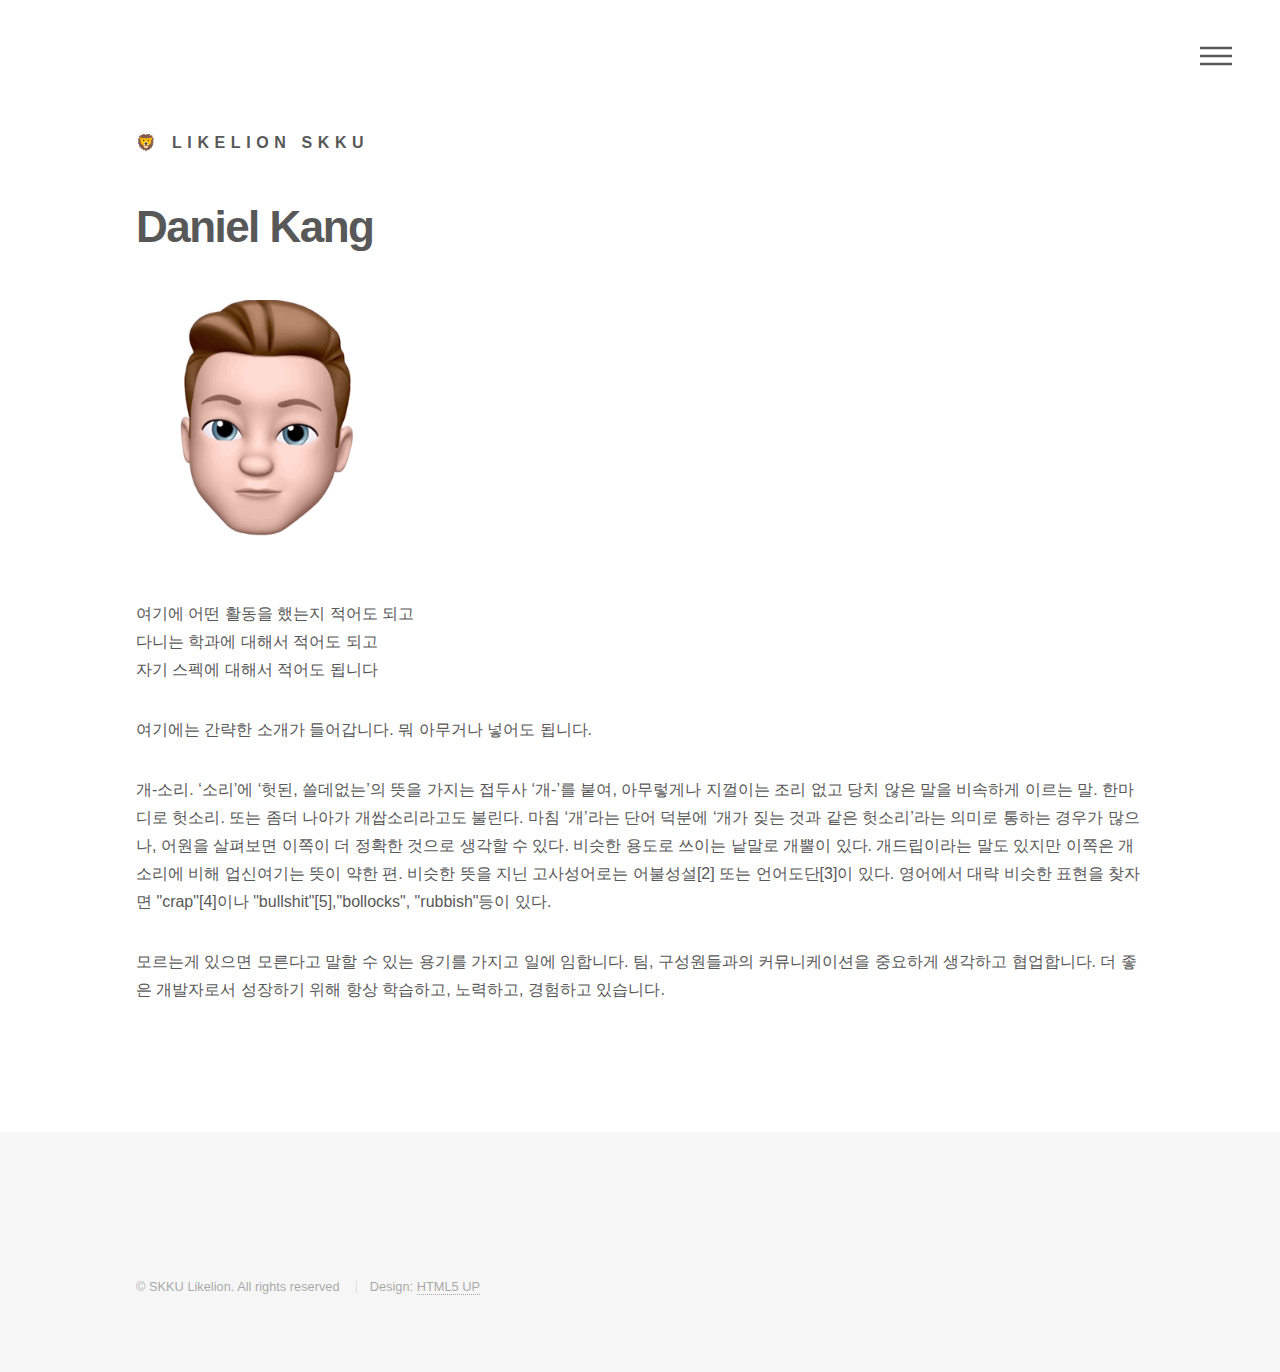
<file: profiles/template.html>
<!DOCTYPE html>
<html>
  <head>
    <title>Dongheon Kang</title>
    <meta charset="utf-8" />
    <meta
      name="viewport"
      content="width=device-width, initial-scale=1, user-scalable=no"
    />
    <link rel="stylesheet" href="../assets/css/main.css" />
    <link rel="icon" href="data:image/svg+xml,<svg xmlns=%22http://www.w3.org/2000/svg%22 viewBox=%220 0 100 100%22><text y=%22.9em%22 font-size=%2290%22>🏊‍♂️</text></svg>">

    <noscript
      ><link rel="stylesheet" href="../assets/css/noscript.css"
    /></noscript>
  </head>
  <body class="is-preload">
    <!-- Wrapper -->
    <div id="wrapper">
      <!-- Header -->
      <header id="header">
        <div class="inner">
          <!-- Logo -->
          <a href="../index.html" class="logo">
            <span class="symbol">🦁</span
            ><span class="title">Likelion SKKU</span>
          </a>

          <!-- Nav -->
          <nav>
            <ul>
              <li><a href="#menu">Menu</a></li>
            </ul>
          </nav>
        </div>
      </header>

      <!-- Menu -->
      <nav id="menu">
        <h2>Menu</h2>
        <ul>
          <li><a href="../index.html">Home</a></li>
          <li><a href="https://github.com/daniel2231/Deep-Dive-Study">About</a></li>
          <li>
            <a href="#" class="icon brands style2 fa-github"
              ><span class="label">GitHub</span></a
            >
          </li>
        </ul>
      </nav>

      <!-- Main -->
      <div id="main">
        <div class="inner">
           <!--
            todo: 자기 이름을 적어주세요
          -->
          <h1>Daniel Kang</h1>
           <!--
            todo: 원하는 이미지를 넣어주세요. 사이즈는 320 x 320로 맞춰주세요
          -->
          <span class="image main"
            ><img src="../images/img1.gif" alt=""
          /></span>
          <!--
            todo: 원하는 정보를 입력해주세요
          -->
          <p>
            여기에 어떤 활동을 했는지 적어도 되고 <br />

            다니는 학과에 대해서 적어도 되고<br />

            자기 스펙에 대해서 적어도 됩니다
          </p>

          <p>
            여기에는 간략한 소개가 들어갑니다. 뭐 아무거나 넣어도 됩니다.
          </p>
          <p>
            개-소리. ‘소리’에 ‘헛된, 쓸데없는’의 뜻을 가지는 접두사 ‘개-’를
            붙여, 아무렇게나 지껄이는 조리 없고 당치 않은 말을 비속하게 이르는
            말. 한마디로 헛소리. 또는 좀더 나아가 개쌉소리라고도 불린다. 마침
            ‘개’라는 단어 덕분에 ‘개가 짖는 것과 같은 헛소리’라는 의미로 통하는
            경우가 많으나, 어원을 살펴보면 이쪽이 더 정확한 것으로 생각할 수
            있다. 비슷한 용도로 쓰이는 낱말로 개뿔이 있다. 개드립이라는 말도
            있지만 이쪽은 개소리에 비해 업신여기는 뜻이 약한 편. 비슷한 뜻을
            지닌 고사성어로는 어불성설[2] 또는 언어도단[3]이 있다. 영어에서 대략
            비슷한 표현을 찾자면 "crap"[4]이나 "bullshit"[5],"bollocks",
            "rubbish"등이 있다.
          </p>
          <p>
            모르는게 있으면 모른다고 말할 수 있는 용기를 가지고 일에 임합니다.
            팀, 구성원들과의 커뮤니케이션을 중요하게 생각하고 협업합니다. 더
            좋은 개발자로서 성장하기 위해 항상 학습하고, 노력하고, 경험하고
            있습니다.
          </p>
        </div>
      </div>

      <!-- Footer -->
      <footer id="footer">
        <div class="inner">
          <ul class="copyright">
            <li>&copy; SKKU Likelion. All rights reserved</li>
            <li>Design: <a href="http://html5up.net">HTML5 UP</a></li>
          </ul>
        </div>
      </footer>
    </div>

    <!-- Scripts -->
    <script src="../assets/js/jquery.min.js"></script>
    <script src="../assets/js/browser.min.js"></script>
    <script src="../assets/js/breakpoints.min.js"></script>
    <script src="../assets/js/util.js"></script>
    <script src="../assets/js/main.js"></script>
  </body>
</html>
</file>
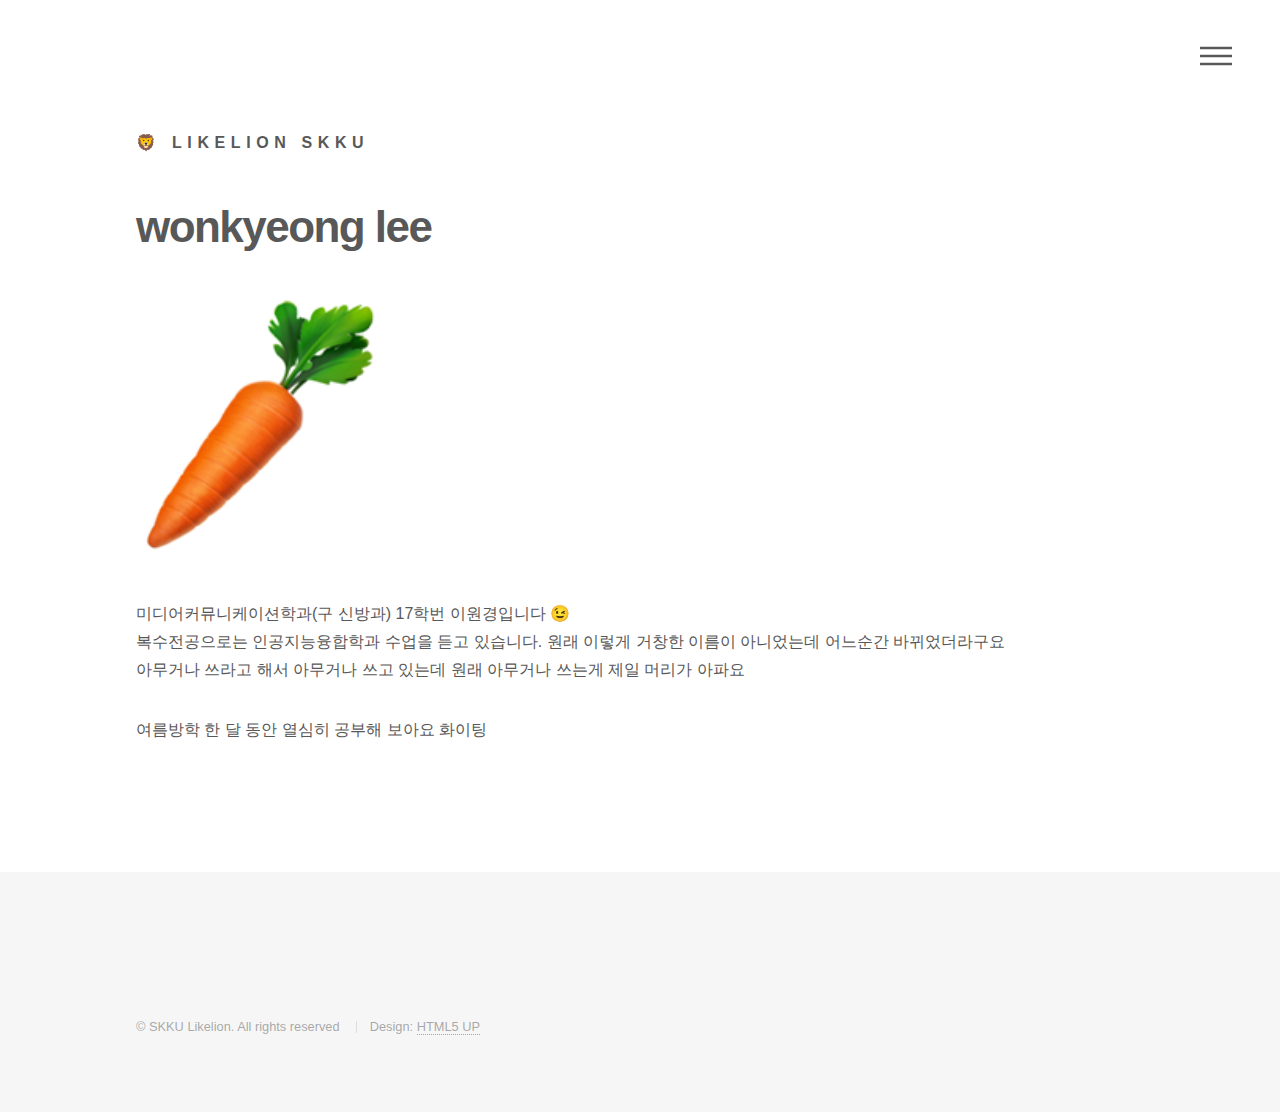
<file: profiles/wonkyeong.html>
<!DOCTYPE html>
<html>
  <head>
    <title>Wonkyeong Lee</title>
    <meta charset="utf-8" />
    <meta
      name="viewport"
      content="width=device-width, initial-scale=1, user-scalable=no"
    />
    <link rel="stylesheet" href="../assets/css/main.css" />
    <link rel="icon" href="data:image/svg+xml,<svg xmlns=%22http://www.w3.org/2000/svg%22 viewBox=%220 0 100 100%22><text y=%22.9em%22 font-size=%2290%22>🏊‍♂️</text></svg>">

    <noscript
      ><link rel="stylesheet" href="../assets/css/noscript.css"
    /></noscript>
  </head>
  <body class="is-preload">
    <!-- Wrapper -->
    <div id="wrapper">
      <!-- Header -->
      <header id="header">
        <div class="inner">
          <!-- Logo -->
          <a href="../index.html" class="logo">
            <span class="symbol">🦁</span
            ><span class="title">Likelion SKKU</span>
          </a>

          <!-- Nav -->
          <nav>
            <ul>
              <li><a href="#menu">Menu</a></li>
            </ul>
          </nav>
        </div>
      </header>

      <!-- Menu -->
      <nav id="menu">
        <h2>Menu</h2>
        <ul>
          <li><a href="../index.html">Home</a></li>
          <li><a href="https://github.com/daniel2231/Deep-Dive-Study">About</a></li>
          <li>
            <a href="#" class="icon brands style2 fa-github"
              ><span class="label">GitHub</span></a
            >
          </li>
        </ul>
      </nav>

      <!-- Main -->
      <div id="main">
        <div class="inner">
           <!--
            todo: 자기 이름을 적어주세요
          -->
          <h1>wonkyeong lee</h1>
           <!--
            todo: 원하는 이미지를 넣어주세요. 사이즈는 320 x 320로 맞춰주세요
          -->
          <span class="image main"
            >
            <img src="../images/carrot_1f955.png" alt=""
          /> 
        </span>
          <!--
            todo: 원하는 정보를 입력해주세요
          -->
          <p>
            미디어커뮤니케이션학과(구 신방과) 17학번 이원경입니다 😉 <br>
            복수전공으로는 인공지능융합학과 수업을 듣고 있습니다. 원래 이렇게 거창한 이름이 아니었는데 어느순간 바뀌었더라구요 <br>
            아무거나 쓰라고 해서 아무거나 쓰고 있는데 원래 아무거나 쓰는게 제일 머리가 아파요
          </p>
          <p>
            여름방학 한 달 동안 열심히 공부해 보아요 화이팅
          </p>

        </div>
      </div>

      <!-- Footer -->
      <footer id="footer">
        <div class="inner">
          <ul class="copyright">
            <li>&copy; SKKU Likelion. All rights reserved</li>
            <li>Design: <a href="http://html5up.net">HTML5 UP</a></li>
          </ul>
        </div>
      </footer>
    </div>

    <!-- Scripts -->
    <script src="../assets/js/jquery.min.js"></script>
    <script src="../assets/js/browser.min.js"></script>
    <script src="../assets/js/breakpoints.min.js"></script>
    <script src="../assets/js/util.js"></script>
    <script src="../assets/js/main.js"></script>
  </body>
</html>
</file>
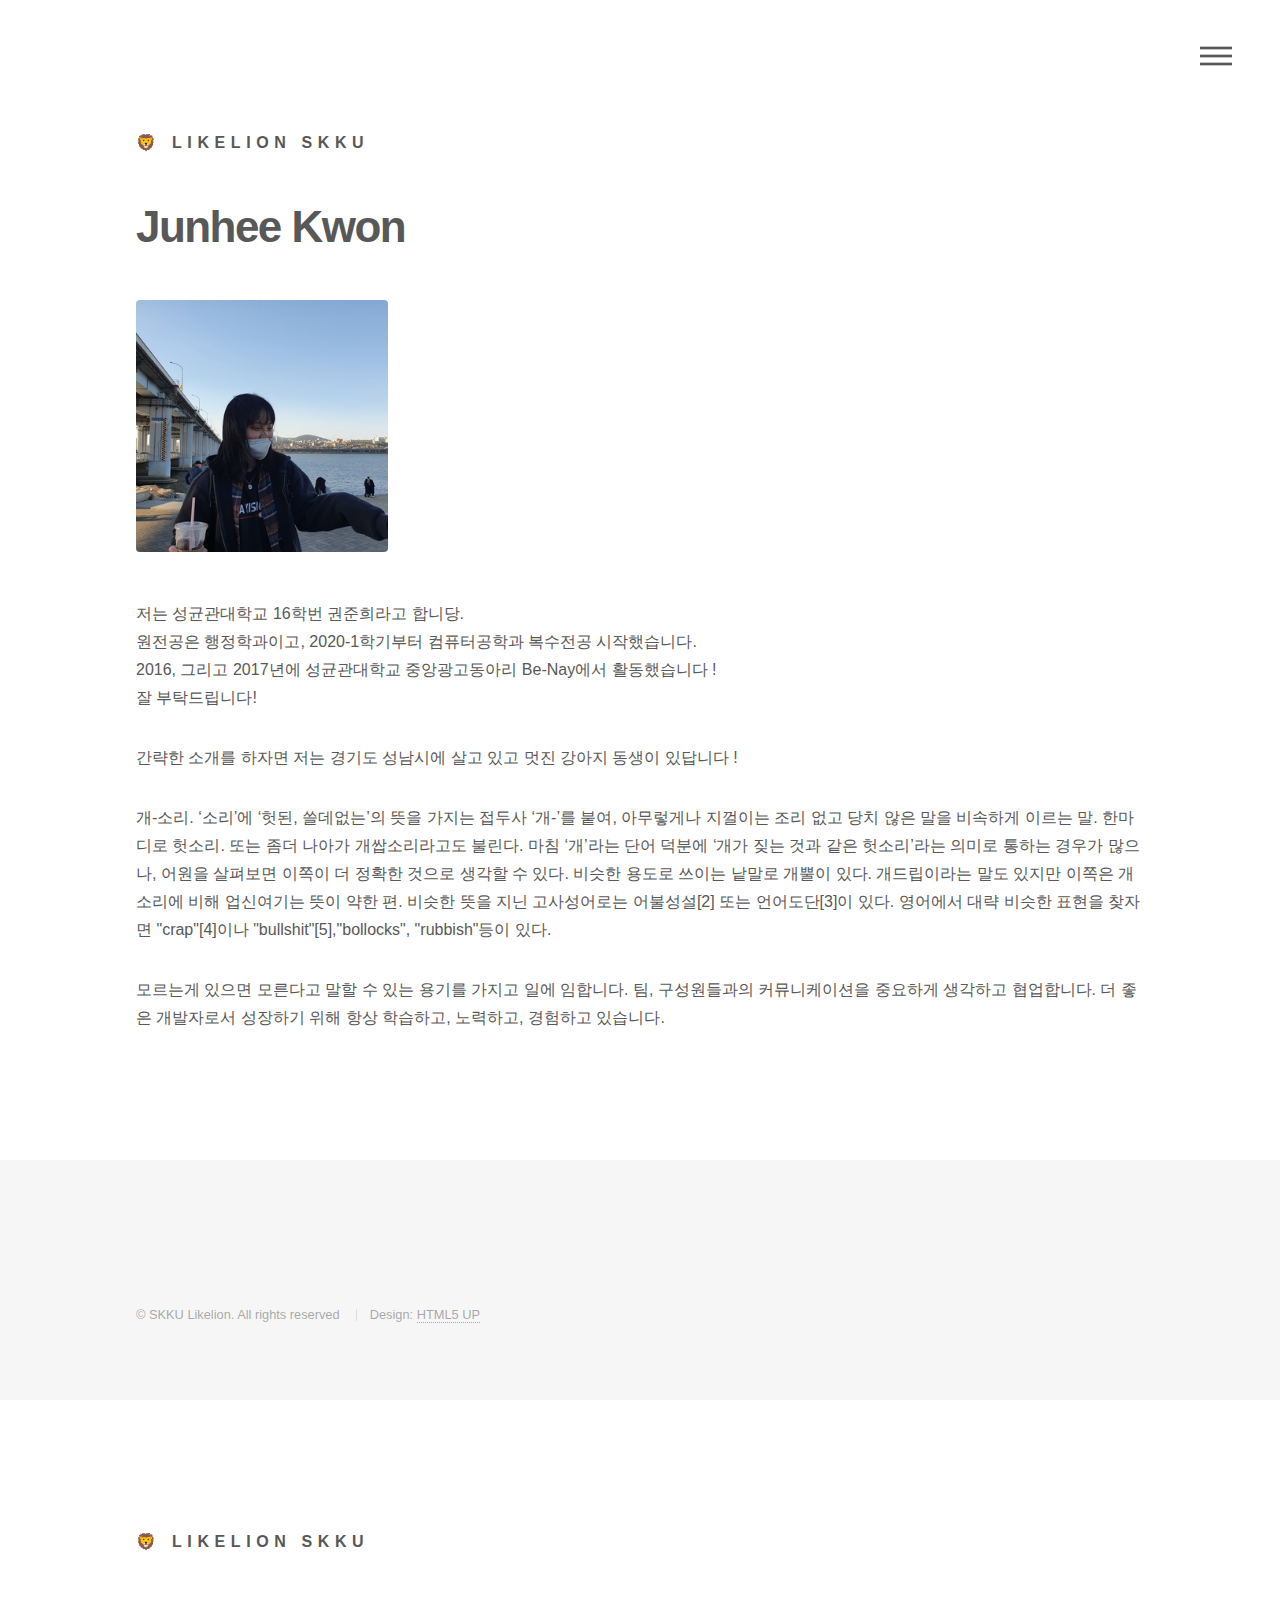
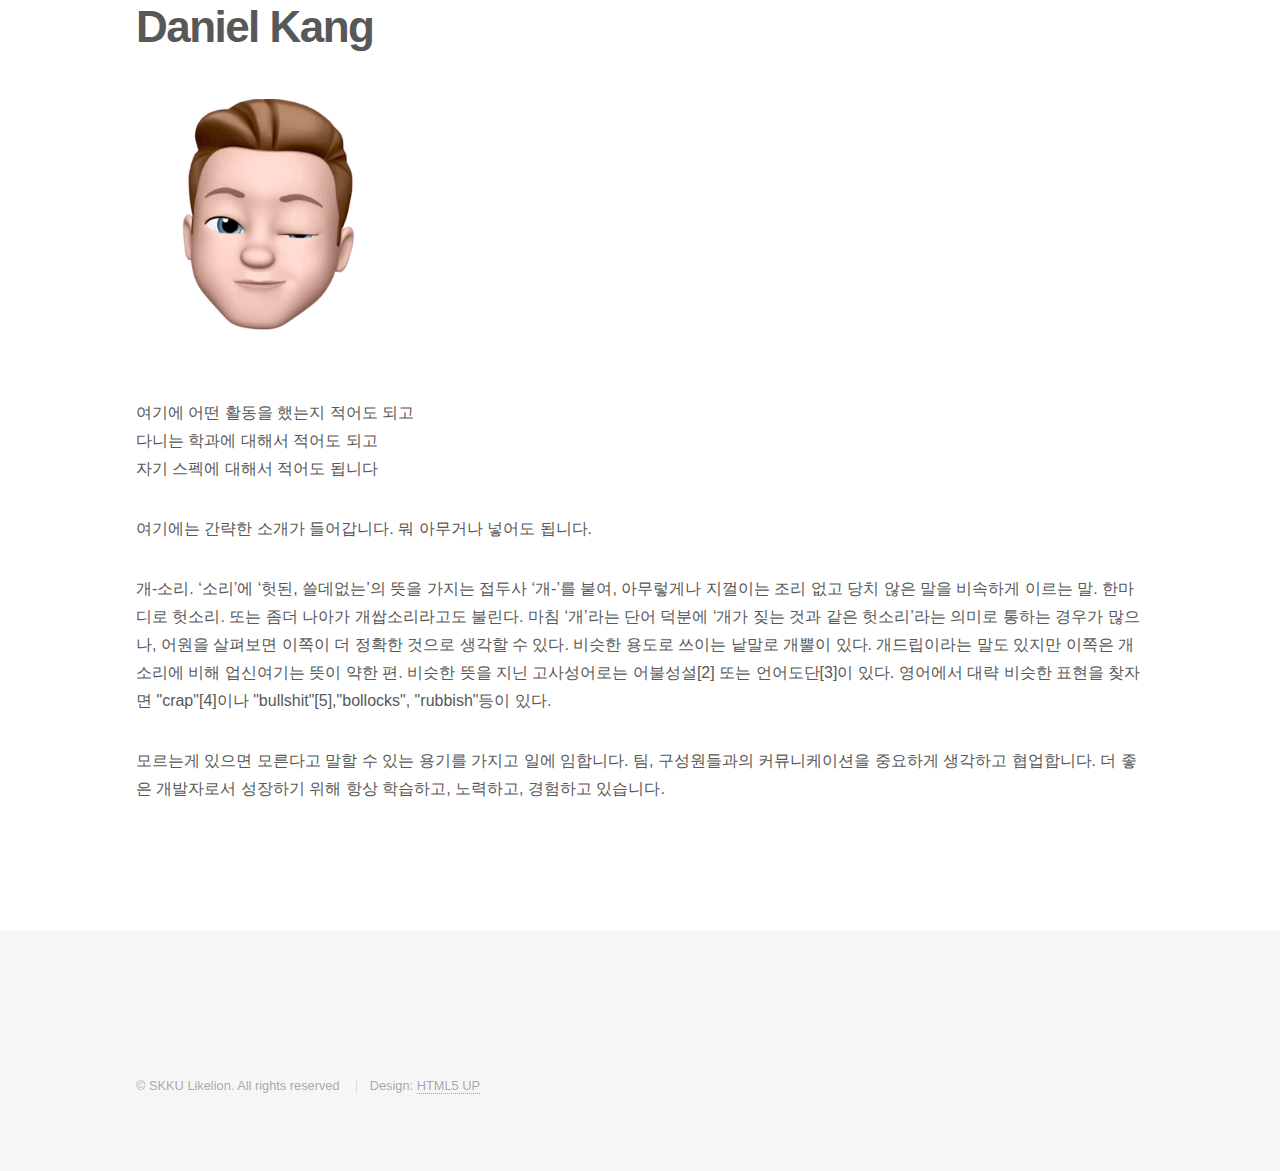
<file: profiles/권준희.html>
<!DOCTYPE html>
<html>
  <head>
    <title>Junhee Kwon</title>
    <meta charset="utf-8" />
    <meta
      name="viewport"
      content="width=device-width, initial-scale=1, user-scalable=no"
    />
    <link rel="stylesheet" href="../assets/css/main.css" />
    <link rel="icon" href="data:image/svg+xml,<svg xmlns=%22http://www.w3.org/2000/svg%22 viewBox=%220 0 100 100%22><text y=%22.9em%22 font-size=%2290%22>🏊‍♂️</text></svg>">

    <noscript
      ><link rel="stylesheet" href="../assets/css/noscript.css"
    /></noscript>
  </head>
  <body class="is-preload">
    <!-- Wrapper -->
    <div id="wrapper">
      <!-- Header -->
      <header id="header">
        <div class="inner">
          <!-- Logo -->
          <a href="../index.html" class="logo">
            <span class="symbol">🦁</span
            ><span class="title">Likelion SKKU</span>
          </a>

          <!-- Nav -->
          <nav>
            <ul>
              <li><a href="#menu">Menu</a></li>
            </ul>
          </nav>
        </div>
      </header>

      <!-- Menu -->
      <nav id="menu">
        <h2>Menu</h2>
        <ul>
          <li><a href="../index.html">Home</a></li>
          <li><a href="https://github.com/daniel2231/Deep-Dive-Study">About</a></li>
          <li>
            <a href="#" class="icon brands style2 fa-github"
              ><span class="label">GitHub</span></a
            >
          </li>
        </ul>
      </nav>

      <!-- Main -->
      <div id="main">
        <div class="inner">
           <!--
            todo: 자기 이름을 적어주세요
          -->
          <h1>Junhee Kwon</h1>
           <!--
            todo: 원하는 이미지를 넣어주세요. 사이즈는 320 x 320로 맞춰주세요
          -->
          <span class="image main"
            ><img src="../images/june.jpg" alt=""
          /></span>
          <!--
            todo: 원하는 정보를 입력해주세요
          -->
          <p>
            저는 성균관대학교 16학번 권준희라고 합니당. <br />

            원전공은 행정학과이고, 2020-1학기부터 컴퓨터공학과 복수전공 시작했습니다.<br />

            2016, 그리고 2017년에 성균관대학교 중앙광고동아리 Be-Nay에서 활동했습니다 !<br />
            잘 부탁드립니다!
          </p>

          <p>
            간략한 소개를 하자면 저는 경기도 성남시에 살고 있고 멋진 강아지 동생이 있답니다 !
          </p>
          <p>
            개-소리. ‘소리’에 ‘헛된, 쓸데없는’의 뜻을 가지는 접두사 ‘개-’를
            붙여, 아무렇게나 지껄이는 조리 없고 당치 않은 말을 비속하게 이르는
            말. 한마디로 헛소리. 또는 좀더 나아가 개쌉소리라고도 불린다. 마침
            ‘개’라는 단어 덕분에 ‘개가 짖는 것과 같은 헛소리’라는 의미로 통하는
            경우가 많으나, 어원을 살펴보면 이쪽이 더 정확한 것으로 생각할 수
            있다. 비슷한 용도로 쓰이는 낱말로 개뿔이 있다. 개드립이라는 말도
            있지만 이쪽은 개소리에 비해 업신여기는 뜻이 약한 편. 비슷한 뜻을
            지닌 고사성어로는 어불성설[2] 또는 언어도단[3]이 있다. 영어에서 대략
            비슷한 표현을 찾자면 "crap"[4]이나 "bullshit"[5],"bollocks",
            "rubbish"등이 있다.
          </p>
          <p>
            모르는게 있으면 모른다고 말할 수 있는 용기를 가지고 일에 임합니다.
            팀, 구성원들과의 커뮤니케이션을 중요하게 생각하고 협업합니다. 더
            좋은 개발자로서 성장하기 위해 항상 학습하고, 노력하고, 경험하고
            있습니다.
          </p>
        </div>
      </div>

      <!-- Footer -->
      <footer id="footer">
        <div class="inner">
          <ul class="copyright">
            <li>&copy; SKKU Likelion. All rights reserved</li>
            <li>Design: <a href="http://html5up.net">HTML5 UP</a></li>
          </ul>
        </div>
      </footer>
    </div>

    <!-- Scripts -->
    <script src="../assets/js/jquery.min.js"></script>
    <script src="../assets/js/browser.min.js"></script>
    <script src="../assets/js/breakpoints.min.js"></script>
    <script src="../assets/js/util.js"></script>
    <script src="../assets/js/main.js"></script>
  </body>
</html>
<!DOCTYPE html>
<html>
  <head>
    <title>Dongheon Kang</title>
    <meta charset="utf-8" />
    <meta
      name="viewport"
      content="width=device-width, initial-scale=1, user-scalable=no"
    />
    <link rel="stylesheet" href="../assets/css/main.css" />
    <link rel="icon" href="data:image/svg+xml,<svg xmlns=%22http://www.w3.org/2000/svg%22 viewBox=%220 0 100 100%22><text y=%22.9em%22 font-size=%2290%22>🏊‍♂️</text></svg>">

    <noscript
      ><link rel="stylesheet" href="../assets/css/noscript.css"
    /></noscript>
  </head>
  <body class="is-preload">
    <!-- Wrapper -->
    <div id="wrapper">
      <!-- Header -->
      <header id="header">
        <div class="inner">
          <!-- Logo -->
          <a href="../index.html" class="logo">
            <span class="symbol">🦁</span
            ><span class="title">Likelion SKKU</span>
          </a>

          <!-- Nav -->
          <nav>
            <ul>
              <li><a href="#menu">Menu</a></li>
            </ul>
          </nav>
        </div>
      </header>

      <!-- Menu -->
      <nav id="menu">
        <h2>Menu</h2>
        <ul>
          <li><a href="../index.html">Home</a></li>
          <li><a href="https://github.com/daniel2231/Deep-Dive-Study">About</a></li>
          <li>
            <a href="#" class="icon brands style2 fa-github"
              ><span class="label">GitHub</span></a
            >
          </li>
        </ul>
      </nav>

      <!-- Main -->
      <div id="main">
        <div class="inner">
           <!--
            todo: 자기 이름을 적어주세요
          -->
          <h1>Daniel Kang</h1>
           <!--
            todo: 원하는 이미지를 넣어주세요. 사이즈는 320 x 320로 맞춰주세요
          -->
          <span class="image main"
            ><img src="../images/img1.gif" alt=""
          /></span>
          <!--
            todo: 원하는 정보를 입력해주세요
          -->
          <p>
            여기에 어떤 활동을 했는지 적어도 되고 <br />

            다니는 학과에 대해서 적어도 되고<br />

            자기 스펙에 대해서 적어도 됩니다
          </p>

          <p>
            여기에는 간략한 소개가 들어갑니다. 뭐 아무거나 넣어도 됩니다.
          </p>
          <p>
            개-소리. ‘소리’에 ‘헛된, 쓸데없는’의 뜻을 가지는 접두사 ‘개-’를
            붙여, 아무렇게나 지껄이는 조리 없고 당치 않은 말을 비속하게 이르는
            말. 한마디로 헛소리. 또는 좀더 나아가 개쌉소리라고도 불린다. 마침
            ‘개’라는 단어 덕분에 ‘개가 짖는 것과 같은 헛소리’라는 의미로 통하는
            경우가 많으나, 어원을 살펴보면 이쪽이 더 정확한 것으로 생각할 수
            있다. 비슷한 용도로 쓰이는 낱말로 개뿔이 있다. 개드립이라는 말도
            있지만 이쪽은 개소리에 비해 업신여기는 뜻이 약한 편. 비슷한 뜻을
            지닌 고사성어로는 어불성설[2] 또는 언어도단[3]이 있다. 영어에서 대략
            비슷한 표현을 찾자면 "crap"[4]이나 "bullshit"[5],"bollocks",
            "rubbish"등이 있다.
          </p>
          <p>
            모르는게 있으면 모른다고 말할 수 있는 용기를 가지고 일에 임합니다.
            팀, 구성원들과의 커뮤니케이션을 중요하게 생각하고 협업합니다. 더
            좋은 개발자로서 성장하기 위해 항상 학습하고, 노력하고, 경험하고
            있습니다.
          </p>
        </div>
      </div>

      <!-- Footer -->
      <footer id="footer">
        <div class="inner">
          <ul class="copyright">
            <li>&copy; SKKU Likelion. All rights reserved</li>
            <li>Design: <a href="http://html5up.net">HTML5 UP</a></li>
          </ul>
        </div>
      </footer>
    </div>

    <!-- Scripts -->
    <script src="../assets/js/jquery.min.js"></script>
    <script src="../assets/js/browser.min.js"></script>
    <script src="../assets/js/breakpoints.min.js"></script>
    <script src="../assets/js/util.js"></script>
    <script src="../assets/js/main.js"></script>
  </body>
</html>
</file>
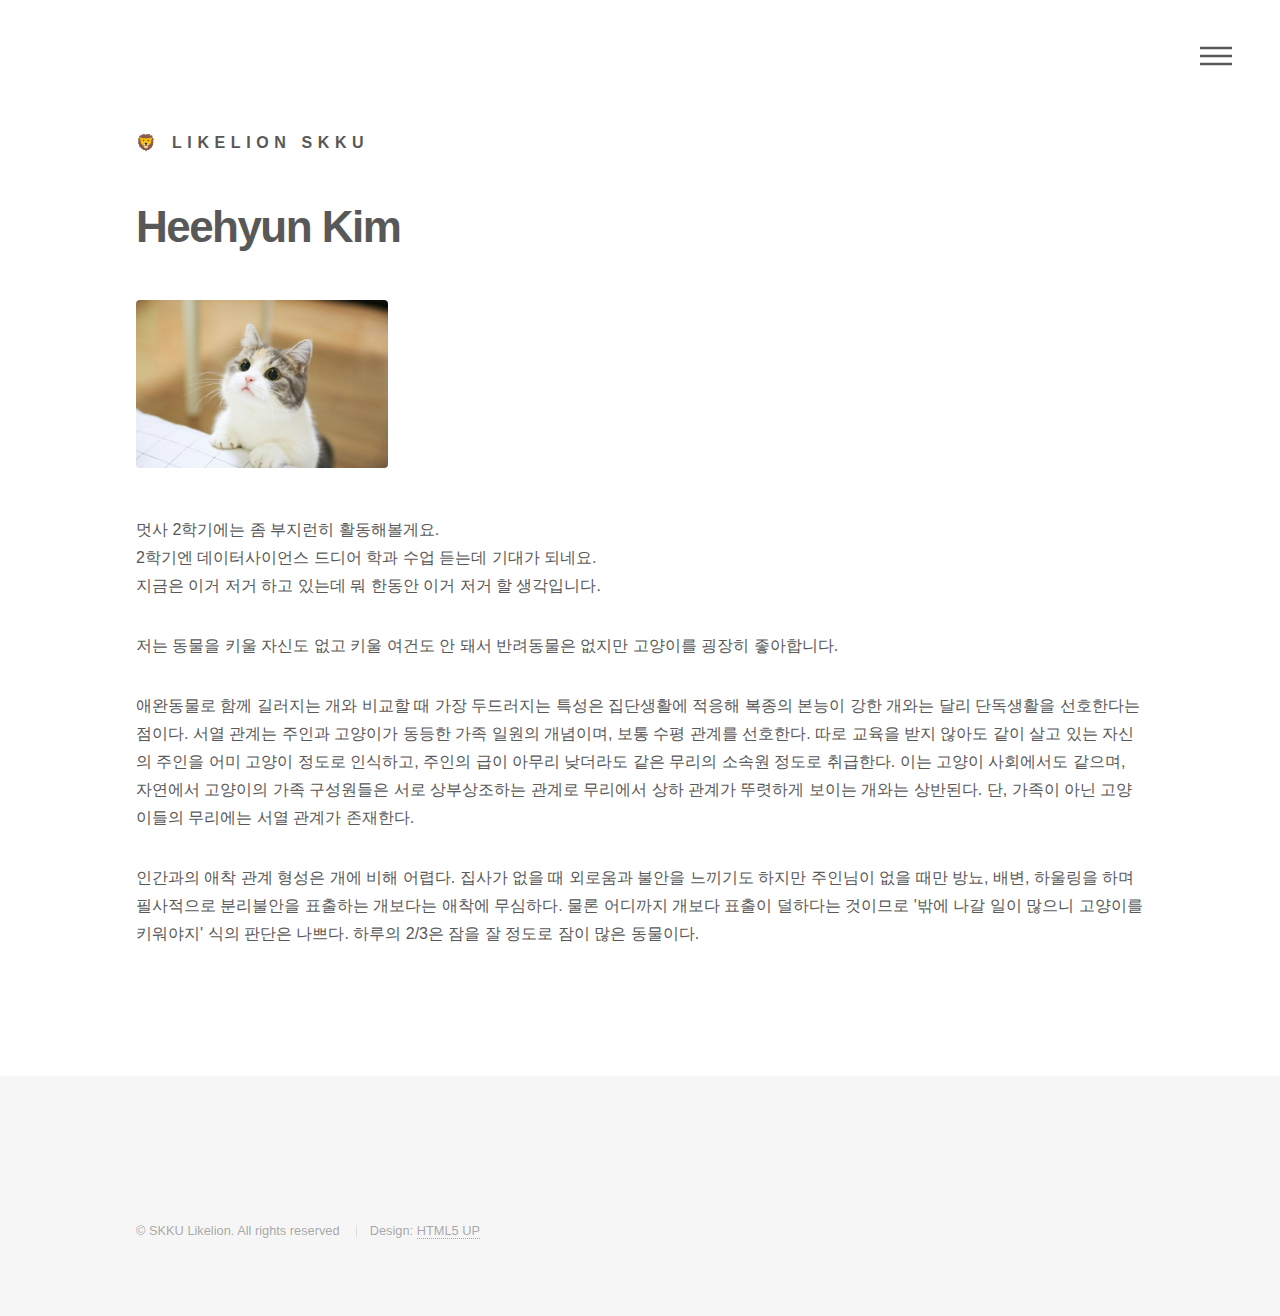
<file: profiles/김희현.html>
<!DOCTYPE html>
<html>
  <head>
    <title>Dongheon Kang</title>
    <meta charset="utf-8" />
    <meta
      name="viewport"
      content="width=device-width, initial-scale=1, user-scalable=no"
    />
    <link rel="stylesheet" href="../assets/css/main.css" />
    <link rel="icon" href="data:image/svg+xml,<svg xmlns=%22http://www.w3.org/2000/svg%22 viewBox=%220 0 100 100%22><text y=%22.9em%22 font-size=%2290%22>🏊‍♂️</text></svg>">

    <noscript
      ><link rel="stylesheet" href="../assets/css/noscript.css"
    /></noscript>
  </head>
  <body class="is-preload">
    <!-- Wrapper -->
    <div id="wrapper">
      <!-- Header -->
      <header id="header">
        <div class="inner">
          <!-- Logo -->
          <a href="../index.html" class="logo">
            <span class="symbol">🦁</span
            ><span class="title">Likelion SKKU</span>
          </a>

          <!-- Nav -->
          <nav>
            <ul>
              <li><a href="#menu">Menu</a></li>
            </ul>
          </nav>
        </div>
      </header>

      <!-- Menu -->
      <nav id="menu">
        <h2>Menu</h2>
        <ul>
          <li><a href="../index.html">Home</a></li>
          <li><a href="https://github.com/daniel2231/Deep-Dive-Study">About</a></li>
          <li>
            <a href="#" class="icon brands style2 fa-github"
              ><span class="label">GitHub</span></a
            >
          </li>
        </ul>
      </nav>

      <!-- Main -->
      <div id="main">
        <div class="inner">
           <!--
            todo: 자기 이름을 적어주세요
          -->
          <h1>Heehyun Kim</h1>
           <!--
            todo: 원하는 이미지를 넣어주세요. 사이즈는 320 x 320로 맞춰주세요
          -->
          <span class="image main"
            ><img src="cat.jpg" alt=""
          /></span>
          <!--
            todo: 원하는 정보를 입력해주세요
          -->
          <p>
            멋사 2학기에는 좀 부지런히 활동해볼게요.<br />

            2학기엔 데이터사이언스 드디어 학과 수업 듣는데 기대가 되네요. <br />

            지금은 이거 저거 하고 있는데 뭐 한동안 이거 저거 할 생각입니다.
          </p>

          <p>
            저는 동물을 키울 자신도 없고 키울 여건도 안 돼서 반려동물은 없지만 고양이를 굉장히 좋아합니다.
          </p>
          <p>
            애완동물로 함께 길러지는 개와 비교할 때 가장 두드러지는 특성은 집단생활에 적응해 복종의 본능이 강한 개와는 달리 단독생활을 선호한다는 점이다. 서열 관계는 주인과 고양이가 동등한 가족 일원의 개념이며, 보통 수평 관계를 선호한다. 따로 교육을 받지 않아도 같이 살고 있는 자신의 주인을 어미 고양이 정도로 인식하고, 주인의 급이 아무리 낮더라도 같은 무리의 소속원 정도로 취급한다. 이는 고양이 사회에서도 같으며, 자연에서 고양이의 가족 구성원들은 서로 상부상조하는 관계로 무리에서 상하 관계가 뚜렷하게 보이는 개와는 상반된다. 
            단, 가족이 아닌 고양이들의 무리에는 서열 관계가 존재한다.
          </p>
          <p>
            인간과의 애착 관계 형성은 개에 비해 어렵다. 집사가 없을 때 외로움과 불안을 느끼기도 하지만 주인님이 없을 때만 방뇨, 배변, 하울링을 하며 필사적으로 분리불안을 표출하는 개보다는 애착에 무심하다. 물론 어디까지 개보다 표출이 덜하다는 것이므로 '밖에 나갈 일이 많으니 고양이를 키워야지' 식의 판단은 나쁘다.

하루의 2/3은 잠을 잘 정도로 잠이 많은 동물이다.
          </p>
        </div>
      </div>

      <!-- Footer -->
      <footer id="footer">
        <div class="inner">
          <ul class="copyright">
            <li>&copy; SKKU Likelion. All rights reserved</li>
            <li>Design: <a href="http://html5up.net">HTML5 UP</a></li>
          </ul>
        </div>
      </footer>
    </div>

    <!-- Scripts -->
    <script src="../assets/js/jquery.min.js"></script>
    <script src="../assets/js/browser.min.js"></script>
    <script src="../assets/js/breakpoints.min.js"></script>
    <script src="../assets/js/util.js"></script>
    <script src="../assets/js/main.js"></script>
  </body>
</html>
</file>
<file: assets/css/noscript.css>
/*
	Phantom by HTML5 UP
	html5up.net | @ajlkn
	Free for personal and commercial use under the CCA 3.0 license (html5up.net/license)
*/

/* Tiles */

	body.is-preload .tiles article {
		-moz-transform: none;
		-webkit-transform: none;
		-ms-transform: none;
		transform: none;
		opacity: 1;
	}
</file>
<file: assets/css/main.css>
@import url(fontawesome-all.min.css);
@import url("https://fonts.googleapis.com/css?family=Source+Sans+Pro:300,700,900");

/*
	Phantom by HTML5 UP
	html5up.net | @ajlkn
	Free for personal and commercial use under the CCA 3.0 license (html5up.net/license)
*/

.blue-p {
	color: #0E6E99;
}

::selection {
    color: white;
    background: #0E6E99;
}

html, body, div, span, applet, object,
iframe, h1, h2, h3, h4, h5, h6, p, blockquote,
pre, a, abbr, acronym, address, big, cite,
code, del, dfn, em, img, ins, kbd, q, s, samp,
small, strike, strong, sub, sup, tt, var, b,
u, i, center, dl, dt, dd, ol, ul, li, fieldset,
form, label, legend, table, caption, tbody,
tfoot, thead, tr, th, td, article, aside,
canvas, details, embed, figure, figcaption,
footer, header, hgroup, menu, nav, output, ruby,
section, summary, time, mark, audio, video {
	margin: 0;
	padding: 0;
	border: 0;
	font-size: 100%;
	font: inherit;
	vertical-align: baseline;}

article, aside, details, figcaption, figure,
footer, header, hgroup, menu, nav, section {
	display: block;}

body {
	line-height: 1;
}

ol, ul {
	list-style: none;
}

blockquote, q {
	quotes: none;
}

	blockquote:before, blockquote:after, q:before, q:after {
		content: '';
		content: none;
	}

table {
	border-collapse: collapse;
	border-spacing: 0;
}

body {
	-webkit-text-size-adjust: none;
}

mark {
	background-color: transparent;
	color: inherit;
}

input::-moz-focus-inner {
	border: 0;
	padding: 0;
}

input, select, textarea {
	-moz-appearance: none;
	-webkit-appearance: none;
	-ms-appearance: none;
	appearance: none;
}

/* Basic */

	@-ms-viewport {
		width: device-width;
	}

	body {
		-ms-overflow-style: scrollbar;
	}

	@media screen and (max-width: 480px) {

		html, body {
			min-width: 320px;
		}

	}

	html {
		box-sizing: border-box;
	}

	*, *:before, *:after {
		box-sizing: inherit;
	}

	body {
		background: #ffffff;
	}

		body.is-preload *, body.is-preload *:before, body.is-preload *:after {
			-moz-animation: none !important;
			-webkit-animation: none !important;
			-ms-animation: none !important;
			animation: none !important;
			-moz-transition: none !important;
			-webkit-transition: none !important;
			-ms-transition: none !important;
			transition: none !important;
		}

/* Type */

	body, input, select, textarea {
		color: #585858;
		font-family: 'NanumSquare', sans-serif !important;
		font-size: 16pt;
		font-weight: 300;
		line-height: 1.75;
	}

		@media screen and (max-width: 1680px) {

			body, input, select, textarea {
				font-size: 14pt;
			}

		}

		@media screen and (max-width: 1280px) {

			body, input, select, textarea {
				font-size: 12pt;
			}

		}

	a {
		-moz-transition: border-bottom-color 0.2s ease, color 0.2s ease;
		-webkit-transition: border-bottom-color 0.2s ease, color 0.2s ease;
		-ms-transition: border-bottom-color 0.2s ease, color 0.2s ease;
		transition: border-bottom-color 0.2s ease, color 0.2s ease;
		text-decoration: none;
		color: #585858;
		border-bottom: dotted 1px rgba(88, 88, 88, 0.5);
	}

		a:hover {
			border-bottom-color: transparent;
			color: #0E6E99 !important;
		}

	strong, b {
		font-weight: 900;
	}

	em, i {
		font-style: italic;
	}

	p {
		margin: 0 0 2em 0;
	}

	h1 {
		font-size: 2.75em;
		font-weight: 700;
		line-height: 1.3;
		margin: 0 0 1em 0;
		letter-spacing: -0.035em;
	}

		h1 a {
			color: inherit;
		}

		@media screen and (max-width: 736px) {

			h1 {
				font-size: 2em;
				margin: 0 0 1em 0;
			}

		}

		@media screen and (max-width: 360px) {

			h1 {
				font-size: 1.75em;
			}

		}

	h2, h3, h4, h5, h6 {
		font-weight: 900;
		line-height: 1.5;
		margin: 0 0 2em 0;
		text-transform: uppercase;
		letter-spacing: 0.35em;
	}

		h2 a, h3 a, h4 a, h5 a, h6 a {
			color: inherit;
		}

	h2 {
		font-size: 1.1em;
	}

	h3 {
		font-size: 1em;
	}

	h4 {
		font-size: 0.8em;
	}

	h5 {
		font-size: 0.8em;
	}

	h6 {
		font-size: 0.8em;
	}

	@media screen and (max-width: 980px) {

		h1 br, h2 br, h3 br, h4 br, h5 br, h6 br {
			display: none;
		}

	}

	@media screen and (max-width: 736px) {

		h2 {
			font-size: 1em;
		}

		h3 {
			font-size: 0.8em;
		}

	}

	sub {
		font-size: 0.8em;
		position: relative;
		top: 0.5em;
	}

	sup {
		font-size: 0.8em;
		position: relative;
		top: -0.5em;
	}

	blockquote {
		border-left: solid 4px #c9c9c9;
		font-style: italic;
		margin: 0 0 2em 0;
		padding: 0.5em 0 0.5em 2em;
	}

	code {
		background: rgba(144, 144, 144, 0.075);
		border-radius: 4px;
		border: solid 1px #c9c9c9;
		font-family: 'NanumSquare', sans-serif !important;
		font-size: 0.9em;
		margin: 0 0.25em;
		padding: 0.25em 0.65em;
	}

	pre {
		-webkit-overflow-scrolling: touch;
		font-family: 'NanumSquare', sans-serif !important;
		font-size: 0.9em;
		margin: 0 0 2em 0;
	}

		pre code {
			display: block;
			line-height: 1.75;
			padding: 1em 1.5em;
			overflow-x: auto;
		}

	hr {
		border: 0;
		border-bottom: solid 1px #c9c9c9;
		margin: 2em 0;
	}

		hr.major {
			margin: 3em 0;
		}

	.align-left {
		text-align: left;
	}

	.align-center {
		text-align: center;
	}

	.align-right {
		text-align: right;
	}

/* Row */

	.row {
		display: flex;
		flex-wrap: wrap;
		box-sizing: border-box;
		align-items: stretch;
	}

		.row > * {
			box-sizing: border-box;
		}

		.row.gtr-uniform > * > :last-child {
			margin-bottom: 0;
		}

		.row.aln-left {
			justify-content: flex-start;
		}

		.row.aln-center {
			justify-content: center;
		}

		.row.aln-right {
			justify-content: flex-end;
		}

		.row.aln-top {
			align-items: flex-start;
		}

		.row.aln-middle {
			align-items: center;
		}

		.row.aln-bottom {
			align-items: flex-end;
		}

		.row > .imp {
			order: -1;
		}

		.row > .col-1 {
			width: 8.33333%;
		}

		.row > .off-1 {
			margin-left: 8.33333%;
		}

		.row > .col-2 {
			width: 16.66667%;
		}

		.row > .off-2 {
			margin-left: 16.66667%;
		}

		.row > .col-3 {
			width: 25%;
		}

		.row > .off-3 {
			margin-left: 25%;
		}

		.row > .col-4 {
			width: 33.33333%;
		}

		.row > .off-4 {
			margin-left: 33.33333%;
		}

		.row > .col-5 {
			width: 41.66667%;
		}

		.row > .off-5 {
			margin-left: 41.66667%;
		}

		.row > .col-6 {
			width: 50%;
		}

		.row > .off-6 {
			margin-left: 50%;
		}

		.row > .col-7 {
			width: 58.33333%;
		}

		.row > .off-7 {
			margin-left: 58.33333%;
		}

		.row > .col-8 {
			width: 66.66667%;
		}

		.row > .off-8 {
			margin-left: 66.66667%;
		}

		.row > .col-9 {
			width: 75%;
		}

		.row > .off-9 {
			margin-left: 75%;
		}

		.row > .col-10 {
			width: 83.33333%;
		}

		.row > .off-10 {
			margin-left: 83.33333%;
		}

		.row > .col-11 {
			width: 91.66667%;
		}

		.row > .off-11 {
			margin-left: 91.66667%;
		}

		.row > .col-12 {
			width: 100%;
		}

		.row > .off-12 {
			margin-left: 100%;
		}

		.row.gtr-0 {
			margin-top: 0;
			margin-left: 0em;
		}

			.row.gtr-0 > * {
				padding: 0 0 0 0em;
			}

			.row.gtr-0.gtr-uniform {
				margin-top: 0em;
			}

				.row.gtr-0.gtr-uniform > * {
					padding-top: 0em;
				}

		.row.gtr-25 {
			margin-top: 0;
			margin-left: -0.5em;
		}

			.row.gtr-25 > * {
				padding: 0 0 0 0.5em;
			}

			.row.gtr-25.gtr-uniform {
				margin-top: -0.5em;
			}

				.row.gtr-25.gtr-uniform > * {
					padding-top: 0.5em;
				}

		.row.gtr-50 {
			margin-top: 0;
			margin-left: -1em;
		}

			.row.gtr-50 > * {
				padding: 0 0 0 1em;
			}

			.row.gtr-50.gtr-uniform {
				margin-top: -1em;
			}

				.row.gtr-50.gtr-uniform > * {
					padding-top: 1em;
				}

		.row {
			margin-top: 0;
			margin-left: -2em;
		}

			.row > * {
				padding: 0 0 0 2em;
			}

			.row.gtr-uniform {
				margin-top: -2em;
			}

				.row.gtr-uniform > * {
					padding-top: 2em;
				}

		.row.gtr-150 {
			margin-top: 0;
			margin-left: -3em;
		}

			.row.gtr-150 > * {
				padding: 0 0 0 3em;
			}

			.row.gtr-150.gtr-uniform {
				margin-top: -3em;
			}

				.row.gtr-150.gtr-uniform > * {
					padding-top: 3em;
				}

		.row.gtr-200 {
			margin-top: 0;
			margin-left: -4em;
		}

			.row.gtr-200 > * {
				padding: 0 0 0 4em;
			}

			.row.gtr-200.gtr-uniform {
				margin-top: -4em;
			}

				.row.gtr-200.gtr-uniform > * {
					padding-top: 4em;
				}

		@media screen and (max-width: 1680px) {

			.row {
				display: flex;
				flex-wrap: wrap;
				box-sizing: border-box;
				align-items: stretch;
			}

				.row > * {
					box-sizing: border-box;
				}

				.row.gtr-uniform > * > :last-child {
					margin-bottom: 0;
				}

				.row.aln-left {
					justify-content: flex-start;
				}

				.row.aln-center {
					justify-content: center;
				}

				.row.aln-right {
					justify-content: flex-end;
				}

				.row.aln-top {
					align-items: flex-start;
				}

				.row.aln-middle {
					align-items: center;
				}

				.row.aln-bottom {
					align-items: flex-end;
				}

				.row > .imp-xlarge {
					order: -1;
				}

				.row > .col-1-xlarge {
					width: 8.33333%;
				}

				.row > .off-1-xlarge {
					margin-left: 8.33333%;
				}

				.row > .col-2-xlarge {
					width: 16.66667%;
				}

				.row > .off-2-xlarge {
					margin-left: 16.66667%;
				}

				.row > .col-3-xlarge {
					width: 25%;
				}

				.row > .off-3-xlarge {
					margin-left: 25%;
				}

				.row > .col-4-xlarge {
					width: 33.33333%;
				}

				.row > .off-4-xlarge {
					margin-left: 33.33333%;
				}

				.row > .col-5-xlarge {
					width: 41.66667%;
				}

				.row > .off-5-xlarge {
					margin-left: 41.66667%;
				}

				.row > .col-6-xlarge {
					width: 50%;
				}

				.row > .off-6-xlarge {
					margin-left: 50%;
				}

				.row > .col-7-xlarge {
					width: 58.33333%;
				}

				.row > .off-7-xlarge {
					margin-left: 58.33333%;
				}

				.row > .col-8-xlarge {
					width: 66.66667%;
				}

				.row > .off-8-xlarge {
					margin-left: 66.66667%;
				}

				.row > .col-9-xlarge {
					width: 75%;
				}

				.row > .off-9-xlarge {
					margin-left: 75%;
				}

				.row > .col-10-xlarge {
					width: 83.33333%;
				}

				.row > .off-10-xlarge {
					margin-left: 83.33333%;
				}

				.row > .col-11-xlarge {
					width: 91.66667%;
				}

				.row > .off-11-xlarge {
					margin-left: 91.66667%;
				}

				.row > .col-12-xlarge {
					width: 100%;
				}

				.row > .off-12-xlarge {
					margin-left: 100%;
				}

				.row.gtr-0 {
					margin-top: 0;
					margin-left: 0em;
				}

					.row.gtr-0 > * {
						padding: 0 0 0 0em;
					}

					.row.gtr-0.gtr-uniform {
						margin-top: 0em;
					}

						.row.gtr-0.gtr-uniform > * {
							padding-top: 0em;
						}

				.row.gtr-25 {
					margin-top: 0;
					margin-left: -0.5em;
				}

					.row.gtr-25 > * {
						padding: 0 0 0 0.5em;
					}

					.row.gtr-25.gtr-uniform {
						margin-top: -0.5em;
					}

						.row.gtr-25.gtr-uniform > * {
							padding-top: 0.5em;
						}

				.row.gtr-50 {
					margin-top: 0;
					margin-left: -1em;
				}

					.row.gtr-50 > * {
						padding: 0 0 0 1em;
					}

					.row.gtr-50.gtr-uniform {
						margin-top: -1em;
					}

						.row.gtr-50.gtr-uniform > * {
							padding-top: 1em;
						}

				.row {
					margin-top: 0;
					margin-left: -2em;
				}

					.row > * {
						padding: 0 0 0 2em;
					}

					.row.gtr-uniform {
						margin-top: -2em;
					}

						.row.gtr-uniform > * {
							padding-top: 2em;
						}

				.row.gtr-150 {
					margin-top: 0;
					margin-left: -3em;
				}

					.row.gtr-150 > * {
						padding: 0 0 0 3em;
					}

					.row.gtr-150.gtr-uniform {
						margin-top: -3em;
					}

						.row.gtr-150.gtr-uniform > * {
							padding-top: 3em;
						}

				.row.gtr-200 {
					margin-top: 0;
					margin-left: -4em;
				}

					.row.gtr-200 > * {
						padding: 0 0 0 4em;
					}

					.row.gtr-200.gtr-uniform {
						margin-top: -4em;
					}

						.row.gtr-200.gtr-uniform > * {
							padding-top: 4em;
						}

		}

		@media screen and (max-width: 1280px) {

			.row {
				display: flex;
				flex-wrap: wrap;
				box-sizing: border-box;
				align-items: stretch;
			}

				.row > * {
					box-sizing: border-box;
				}

				.row.gtr-uniform > * > :last-child {
					margin-bottom: 0;
				}

				.row.aln-left {
					justify-content: flex-start;
				}

				.row.aln-center {
					justify-content: center;
				}

				.row.aln-right {
					justify-content: flex-end;
				}

				.row.aln-top {
					align-items: flex-start;
				}

				.row.aln-middle {
					align-items: center;
				}

				.row.aln-bottom {
					align-items: flex-end;
				}

				.row > .imp-large {
					order: -1;
				}

				.row > .col-1-large {
					width: 8.33333%;
				}

				.row > .off-1-large {
					margin-left: 8.33333%;
				}

				.row > .col-2-large {
					width: 16.66667%;
				}

				.row > .off-2-large {
					margin-left: 16.66667%;
				}

				.row > .col-3-large {
					width: 25%;
				}

				.row > .off-3-large {
					margin-left: 25%;
				}

				.row > .col-4-large {
					width: 33.33333%;
				}

				.row > .off-4-large {
					margin-left: 33.33333%;
				}

				.row > .col-5-large {
					width: 41.66667%;
				}

				.row > .off-5-large {
					margin-left: 41.66667%;
				}

				.row > .col-6-large {
					width: 50%;
				}

				.row > .off-6-large {
					margin-left: 50%;
				}

				.row > .col-7-large {
					width: 58.33333%;
				}

				.row > .off-7-large {
					margin-left: 58.33333%;
				}

				.row > .col-8-large {
					width: 66.66667%;
				}

				.row > .off-8-large {
					margin-left: 66.66667%;
				}

				.row > .col-9-large {
					width: 75%;
				}

				.row > .off-9-large {
					margin-left: 75%;
				}

				.row > .col-10-large {
					width: 83.33333%;
				}

				.row > .off-10-large {
					margin-left: 83.33333%;
				}

				.row > .col-11-large {
					width: 91.66667%;
				}

				.row > .off-11-large {
					margin-left: 91.66667%;
				}

				.row > .col-12-large {
					width: 100%;
				}

				.row > .off-12-large {
					margin-left: 100%;
				}

				.row.gtr-0 {
					margin-top: 0;
					margin-left: 0em;
				}

					.row.gtr-0 > * {
						padding: 0 0 0 0em;
					}

					.row.gtr-0.gtr-uniform {
						margin-top: 0em;
					}

						.row.gtr-0.gtr-uniform > * {
							padding-top: 0em;
						}

				.row.gtr-25 {
					margin-top: 0;
					margin-left: -0.5em;
				}

					.row.gtr-25 > * {
						padding: 0 0 0 0.5em;
					}

					.row.gtr-25.gtr-uniform {
						margin-top: -0.5em;
					}

						.row.gtr-25.gtr-uniform > * {
							padding-top: 0.5em;
						}

				.row.gtr-50 {
					margin-top: 0;
					margin-left: -1em;
				}

					.row.gtr-50 > * {
						padding: 0 0 0 1em;
					}

					.row.gtr-50.gtr-uniform {
						margin-top: -1em;
					}

						.row.gtr-50.gtr-uniform > * {
							padding-top: 1em;
						}

				.row {
					margin-top: 0;
					margin-left: -2em;
				}

					.row > * {
						padding: 0 0 0 2em;
					}

					.row.gtr-uniform {
						margin-top: -2em;
					}

						.row.gtr-uniform > * {
							padding-top: 2em;
						}

				.row.gtr-150 {
					margin-top: 0;
					margin-left: -3em;
				}

					.row.gtr-150 > * {
						padding: 0 0 0 3em;
					}

					.row.gtr-150.gtr-uniform {
						margin-top: -3em;
					}

						.row.gtr-150.gtr-uniform > * {
							padding-top: 3em;
						}

				.row.gtr-200 {
					margin-top: 0;
					margin-left: -4em;
				}

					.row.gtr-200 > * {
						padding: 0 0 0 4em;
					}

					.row.gtr-200.gtr-uniform {
						margin-top: -4em;
					}

						.row.gtr-200.gtr-uniform > * {
							padding-top: 4em;
						}

		}

		@media screen and (max-width: 980px) {

			.row {
				display: flex;
				flex-wrap: wrap;
				box-sizing: border-box;
				align-items: stretch;
			}

				.row > * {
					box-sizing: border-box;
				}

				.row.gtr-uniform > * > :last-child {
					margin-bottom: 0;
				}

				.row.aln-left {
					justify-content: flex-start;
				}

				.row.aln-center {
					justify-content: center;
				}

				.row.aln-right {
					justify-content: flex-end;
				}

				.row.aln-top {
					align-items: flex-start;
				}

				.row.aln-middle {
					align-items: center;
				}

				.row.aln-bottom {
					align-items: flex-end;
				}

				.row > .imp-medium {
					order: -1;
				}

				.row > .col-1-medium {
					width: 8.33333%;
				}

				.row > .off-1-medium {
					margin-left: 8.33333%;
				}

				.row > .col-2-medium {
					width: 16.66667%;
				}

				.row > .off-2-medium {
					margin-left: 16.66667%;
				}

				.row > .col-3-medium {
					width: 25%;
				}

				.row > .off-3-medium {
					margin-left: 25%;
				}

				.row > .col-4-medium {
					width: 33.33333%;
				}

				.row > .off-4-medium {
					margin-left: 33.33333%;
				}

				.row > .col-5-medium {
					width: 41.66667%;
				}

				.row > .off-5-medium {
					margin-left: 41.66667%;
				}

				.row > .col-6-medium {
					width: 50%;
				}

				.row > .off-6-medium {
					margin-left: 50%;
				}

				.row > .col-7-medium {
					width: 58.33333%;
				}

				.row > .off-7-medium {
					margin-left: 58.33333%;
				}

				.row > .col-8-medium {
					width: 66.66667%;
				}

				.row > .off-8-medium {
					margin-left: 66.66667%;
				}

				.row > .col-9-medium {
					width: 75%;
				}

				.row > .off-9-medium {
					margin-left: 75%;
				}

				.row > .col-10-medium {
					width: 83.33333%;
				}

				.row > .off-10-medium {
					margin-left: 83.33333%;
				}

				.row > .col-11-medium {
					width: 91.66667%;
				}

				.row > .off-11-medium {
					margin-left: 91.66667%;
				}

				.row > .col-12-medium {
					width: 100%;
				}

				.row > .off-12-medium {
					margin-left: 100%;
				}

				.row.gtr-0 {
					margin-top: 0;
					margin-left: 0em;
				}

					.row.gtr-0 > * {
						padding: 0 0 0 0em;
					}

					.row.gtr-0.gtr-uniform {
						margin-top: 0em;
					}

						.row.gtr-0.gtr-uniform > * {
							padding-top: 0em;
						}

				.row.gtr-25 {
					margin-top: 0;
					margin-left: -0.375em;
				}

					.row.gtr-25 > * {
						padding: 0 0 0 0.375em;
					}

					.row.gtr-25.gtr-uniform {
						margin-top: -0.375em;
					}

						.row.gtr-25.gtr-uniform > * {
							padding-top: 0.375em;
						}

				.row.gtr-50 {
					margin-top: 0;
					margin-left: -0.75em;
				}

					.row.gtr-50 > * {
						padding: 0 0 0 0.75em;
					}

					.row.gtr-50.gtr-uniform {
						margin-top: -0.75em;
					}

						.row.gtr-50.gtr-uniform > * {
							padding-top: 0.75em;
						}

				.row {
					margin-top: 0;
					margin-left: -1.5em;
				}

					.row > * {
						padding: 0 0 0 1.5em;
					}

					.row.gtr-uniform {
						margin-top: -1.5em;
					}

						.row.gtr-uniform > * {
							padding-top: 1.5em;
						}

				.row.gtr-150 {
					margin-top: 0;
					margin-left: -2.25em;
				}

					.row.gtr-150 > * {
						padding: 0 0 0 2.25em;
					}

					.row.gtr-150.gtr-uniform {
						margin-top: -2.25em;
					}

						.row.gtr-150.gtr-uniform > * {
							padding-top: 2.25em;
						}

				.row.gtr-200 {
					margin-top: 0;
					margin-left: -3em;
				}

					.row.gtr-200 > * {
						padding: 0 0 0 3em;
					}

					.row.gtr-200.gtr-uniform {
						margin-top: -3em;
					}

						.row.gtr-200.gtr-uniform > * {
							padding-top: 3em;
						}

		}

		@media screen and (max-width: 736px) {

			.row {
				display: flex;
				flex-wrap: wrap;
				box-sizing: border-box;
				align-items: stretch;
			}

				.row > * {
					box-sizing: border-box;
				}

				.row.gtr-uniform > * > :last-child {
					margin-bottom: 0;
				}

				.row.aln-left {
					justify-content: flex-start;
				}

				.row.aln-center {
					justify-content: center;
				}

				.row.aln-right {
					justify-content: flex-end;
				}

				.row.aln-top {
					align-items: flex-start;
				}

				.row.aln-middle {
					align-items: center;
				}

				.row.aln-bottom {
					align-items: flex-end;
				}

				.row > .imp-small {
					order: -1;
				}

				.row > .col-1-small {
					width: 8.33333%;
				}

				.row > .off-1-small {
					margin-left: 8.33333%;
				}

				.row > .col-2-small {
					width: 16.66667%;
				}

				.row > .off-2-small {
					margin-left: 16.66667%;
				}

				.row > .col-3-small {
					width: 25%;
				}

				.row > .off-3-small {
					margin-left: 25%;
				}

				.row > .col-4-small {
					width: 33.33333%;
				}

				.row > .off-4-small {
					margin-left: 33.33333%;
				}

				.row > .col-5-small {
					width: 41.66667%;
				}

				.row > .off-5-small {
					margin-left: 41.66667%;
				}

				.row > .col-6-small {
					width: 50%;
				}

				.row > .off-6-small {
					margin-left: 50%;
				}

				.row > .col-7-small {
					width: 58.33333%;
				}

				.row > .off-7-small {
					margin-left: 58.33333%;
				}

				.row > .col-8-small {
					width: 66.66667%;
				}

				.row > .off-8-small {
					margin-left: 66.66667%;
				}

				.row > .col-9-small {
					width: 75%;
				}

				.row > .off-9-small {
					margin-left: 75%;
				}

				.row > .col-10-small {
					width: 83.33333%;
				}

				.row > .off-10-small {
					margin-left: 83.33333%;
				}

				.row > .col-11-small {
					width: 91.66667%;
				}

				.row > .off-11-small {
					margin-left: 91.66667%;
				}

				.row > .col-12-small {
					width: 100%;
				}

				.row > .off-12-small {
					margin-left: 100%;
				}

				.row.gtr-0 {
					margin-top: 0;
					margin-left: 0em;
				}

					.row.gtr-0 > * {
						padding: 0 0 0 0em;
					}

					.row.gtr-0.gtr-uniform {
						margin-top: 0em;
					}

						.row.gtr-0.gtr-uniform > * {
							padding-top: 0em;
						}

				.row.gtr-25 {
					margin-top: 0;
					margin-left: -0.25em;
				}

					.row.gtr-25 > * {
						padding: 0 0 0 0.25em;
					}

					.row.gtr-25.gtr-uniform {
						margin-top: -0.25em;
					}

						.row.gtr-25.gtr-uniform > * {
							padding-top: 0.25em;
						}

				.row.gtr-50 {
					margin-top: 0;
					margin-left: -0.5em;
				}

					.row.gtr-50 > * {
						padding: 0 0 0 0.5em;
					}

					.row.gtr-50.gtr-uniform {
						margin-top: -0.5em;
					}

						.row.gtr-50.gtr-uniform > * {
							padding-top: 0.5em;
						}

				.row {
					margin-top: 0;
					margin-left: -1em;
				}

					.row > * {
						padding: 0 0 0 1em;
					}

					.row.gtr-uniform {
						margin-top: -1em;
					}

						.row.gtr-uniform > * {
							padding-top: 1em;
						}

				.row.gtr-150 {
					margin-top: 0;
					margin-left: -1.5em;
				}

					.row.gtr-150 > * {
						padding: 0 0 0 1.5em;
					}

					.row.gtr-150.gtr-uniform {
						margin-top: -1.5em;
					}

						.row.gtr-150.gtr-uniform > * {
							padding-top: 1.5em;
						}

				.row.gtr-200 {
					margin-top: 0;
					margin-left: -2em;
				}

					.row.gtr-200 > * {
						padding: 0 0 0 2em;
					}

					.row.gtr-200.gtr-uniform {
						margin-top: -2em;
					}

						.row.gtr-200.gtr-uniform > * {
							padding-top: 2em;
						}

		}

		@media screen and (max-width: 480px) {

			.row {
				display: flex;
				flex-wrap: wrap;
				box-sizing: border-box;
				align-items: stretch;
			}

				.row > * {
					box-sizing: border-box;
				}

				.row.gtr-uniform > * > :last-child {
					margin-bottom: 0;
				}

				.row.aln-left {
					justify-content: flex-start;
				}

				.row.aln-center {
					justify-content: center;
				}

				.row.aln-right {
					justify-content: flex-end;
				}

				.row.aln-top {
					align-items: flex-start;
				}

				.row.aln-middle {
					align-items: center;
				}

				.row.aln-bottom {
					align-items: flex-end;
				}

				.row > .imp-xsmall {
					order: -1;
				}

				.row > .col-1-xsmall {
					width: 8.33333%;
				}

				.row > .off-1-xsmall {
					margin-left: 8.33333%;
				}

				.row > .col-2-xsmall {
					width: 16.66667%;
				}

				.row > .off-2-xsmall {
					margin-left: 16.66667%;
				}

				.row > .col-3-xsmall {
					width: 25%;
				}

				.row > .off-3-xsmall {
					margin-left: 25%;
				}

				.row > .col-4-xsmall {
					width: 33.33333%;
				}

				.row > .off-4-xsmall {
					margin-left: 33.33333%;
				}

				.row > .col-5-xsmall {
					width: 41.66667%;
				}

				.row > .off-5-xsmall {
					margin-left: 41.66667%;
				}

				.row > .col-6-xsmall {
					width: 50%;
				}

				.row > .off-6-xsmall {
					margin-left: 50%;
				}

				.row > .col-7-xsmall {
					width: 58.33333%;
				}

				.row > .off-7-xsmall {
					margin-left: 58.33333%;
				}

				.row > .col-8-xsmall {
					width: 66.66667%;
				}

				.row > .off-8-xsmall {
					margin-left: 66.66667%;
				}

				.row > .col-9-xsmall {
					width: 75%;
				}

				.row > .off-9-xsmall {
					margin-left: 75%;
				}

				.row > .col-10-xsmall {
					width: 83.33333%;
				}

				.row > .off-10-xsmall {
					margin-left: 83.33333%;
				}

				.row > .col-11-xsmall {
					width: 91.66667%;
				}

				.row > .off-11-xsmall {
					margin-left: 91.66667%;
				}

				.row > .col-12-xsmall {
					width: 100%;
				}

				.row > .off-12-xsmall {
					margin-left: 100%;
				}

				.row.gtr-0 {
					margin-top: 0;
					margin-left: 0em;
				}

					.row.gtr-0 > * {
						padding: 0 0 0 0em;
					}

					.row.gtr-0.gtr-uniform {
						margin-top: 0em;
					}

						.row.gtr-0.gtr-uniform > * {
							padding-top: 0em;
						}

				.row.gtr-25 {
					margin-top: 0;
					margin-left: -0.25em;
				}

					.row.gtr-25 > * {
						padding: 0 0 0 0.25em;
					}

					.row.gtr-25.gtr-uniform {
						margin-top: -0.25em;
					}

						.row.gtr-25.gtr-uniform > * {
							padding-top: 0.25em;
						}

				.row.gtr-50 {
					margin-top: 0;
					margin-left: -0.5em;
				}

					.row.gtr-50 > * {
						padding: 0 0 0 0.5em;
					}

					.row.gtr-50.gtr-uniform {
						margin-top: -0.5em;
					}

						.row.gtr-50.gtr-uniform > * {
							padding-top: 0.5em;
						}

				.row {
					margin-top: 0;
					margin-left: -1em;
				}

					.row > * {
						padding: 0 0 0 1em;
					}

					.row.gtr-uniform {
						margin-top: -1em;
					}

						.row.gtr-uniform > * {
							padding-top: 1em;
						}

				.row.gtr-150 {
					margin-top: 0;
					margin-left: -1.5em;
				}

					.row.gtr-150 > * {
						padding: 0 0 0 1.5em;
					}

					.row.gtr-150.gtr-uniform {
						margin-top: -1.5em;
					}

						.row.gtr-150.gtr-uniform > * {
							padding-top: 1.5em;
						}

				.row.gtr-200 {
					margin-top: 0;
					margin-left: -2em;
				}

					.row.gtr-200 > * {
						padding: 0 0 0 2em;
					}

					.row.gtr-200.gtr-uniform {
						margin-top: -2em;
					}

						.row.gtr-200.gtr-uniform > * {
							padding-top: 2em;
						}

		}

/* Section/Article */

	section.special, article.special {
		text-align: center;
	}

	header p {
		margin-top: -1em;
	}

	@media screen and (max-width: 736px) {

		header p {
			margin-top: 0;
		}

	}

/* Icon */

	.icon {
		text-decoration: none;
		border-bottom: none;
		position: relative;
	}

		.icon:before {
			-moz-osx-font-smoothing: grayscale;
			-webkit-font-smoothing: antialiased;
			display: inline-block;
			font-style: normal;
			font-variant: normal;
			text-rendering: auto;
			line-height: 1;
			text-transform: none !important;
			font-family: 'Font Awesome 5 Free';
			font-weight: 400;
		}

		.icon > .label {
			display: none;
		}

		.icon:before {
			line-height: inherit;
		}

		.icon.solid:before {
			font-weight: 900;
		}

		.icon.brands:before {
			font-family: 'Font Awesome 5 Brands';
		}

		.icon.style2 {
			-moz-transition: background-color 0.2s ease-in-out, color 0.2s ease-in-out, border-color 0.2s ease-in-out;
			-webkit-transition: background-color 0.2s ease-in-out, color 0.2s ease-in-out, border-color 0.2s ease-in-out;
			-ms-transition: background-color 0.2s ease-in-out, color 0.2s ease-in-out, border-color 0.2s ease-in-out;
			transition: background-color 0.2s ease-in-out, color 0.2s ease-in-out, border-color 0.2s ease-in-out;
			background-color: transparent;
			border: solid 1px #c9c9c9;
			border-radius: 4px;
			width: 2.65em;
			height: 2.65em;
			display: inline-block;
			text-align: center;
			line-height: 2.65em;
			color: inherit;
		}

			.icon.style2:before {
				font-size: 1.1em;
			}

			.icon.style2:hover {
				color: #0E6E99;
				border-color: #0E6E99;
			}

			.icon.style2:active {
				background-color: rgba(242, 132, 158, 0.1);
			}

/* List */

	ol {
		list-style: decimal;
		margin: 0 0 2em 0;
		padding-left: 1.25em;
	}

		ol li {
			padding-left: 0.25em;
		}

	ul {
		list-style: disc;
		margin: 0 0 2em 0;
		padding-left: 1em;
	}

		ul li {
			padding-left: 0.5em;
		}

		ul.alt {
			list-style: none;
			padding-left: 0;
		}

			ul.alt li {
				border-top: solid 1px #c9c9c9;
				padding: 0.5em 0;
			}

				ul.alt li:first-child {
					border-top: 0;
					padding-top: 0;
				}

	dl {
		margin: 0 0 2em 0;
	}

		dl dt {
			display: block;
			font-weight: 900;
			margin: 0 0 1em 0;
		}

		dl dd {
			margin-left: 2em;
		}

/* Actions */

	ul.actions {
		display: -moz-flex;
		display: -webkit-flex;
		display: -ms-flex;
		display: flex;
		cursor: default;
		list-style: none;
		margin-left: -1em;
		padding-left: 0;
	}

		ul.actions li {
			padding: 0 0 0 1em;
			vertical-align: middle;
		}

		ul.actions.special {
			-moz-justify-content: center;
			-webkit-justify-content: center;
			-ms-justify-content: center;
			justify-content: center;
			width: 100%;
			margin-left: 0;
		}

			ul.actions.special li:first-child {
				padding-left: 0;
			}

		ul.actions.stacked {
			-moz-flex-direction: column;
			-webkit-flex-direction: column;
			-ms-flex-direction: column;
			flex-direction: column;
			margin-left: 0;
		}

			ul.actions.stacked li {
				padding: 1.3em 0 0 0;
			}

				ul.actions.stacked li:first-child {
					padding-top: 0;
				}

		ul.actions.fit {
			width: calc(100% + 1em);
		}

			ul.actions.fit li {
				-moz-flex-grow: 1;
				-webkit-flex-grow: 1;
				-ms-flex-grow: 1;
				flex-grow: 1;
				-moz-flex-shrink: 1;
				-webkit-flex-shrink: 1;
				-ms-flex-shrink: 1;
				flex-shrink: 1;
				width: 100%;
			}

				ul.actions.fit li > * {
					width: 100%;
				}

			ul.actions.fit.stacked {
				width: 100%;
			}

		@media screen and (max-width: 480px) {

			ul.actions:not(.fixed) {
				-moz-flex-direction: column;
				-webkit-flex-direction: column;
				-ms-flex-direction: column;
				flex-direction: column;
				margin-left: 0;
				width: 100% !important;
			}

				ul.actions:not(.fixed) li {
					-moz-flex-grow: 1;
					-webkit-flex-grow: 1;
					-ms-flex-grow: 1;
					flex-grow: 1;
					-moz-flex-shrink: 1;
					-webkit-flex-shrink: 1;
					-ms-flex-shrink: 1;
					flex-shrink: 1;
					padding: 1em 0 0 0;
					text-align: center;
					width: 100%;
				}

					ul.actions:not(.fixed) li > * {
						width: 100%;
					}

					ul.actions:not(.fixed) li:first-child {
						padding-top: 0;
					}

					ul.actions:not(.fixed) li input[type="submit"],
					ul.actions:not(.fixed) li input[type="reset"],
					ul.actions:not(.fixed) li input[type="button"],
					ul.actions:not(.fixed) li button,
					ul.actions:not(.fixed) li .button {
						width: 100%;
					}

						ul.actions:not(.fixed) li input[type="submit"].icon:before,
						ul.actions:not(.fixed) li input[type="reset"].icon:before,
						ul.actions:not(.fixed) li input[type="button"].icon:before,
						ul.actions:not(.fixed) li button.icon:before,
						ul.actions:not(.fixed) li .button.icon:before {
							margin-left: -0.5rem;
						}

		}

/* Icons */

	ul.icons {
		cursor: default;
		list-style: none;
		padding-left: 0;
		margin: -1em 0 2em -1em;
	}

		ul.icons li {
			display: inline-block;
			padding: 1em 0 0 1em;
		}

/* Form */

	form {
		margin: 0 0 2em 0;
		overflow-x: hidden;
	}

		form > :last-child {
			margin-bottom: 0;
		}

		form > .fields {
			display: -moz-flex;
			display: -webkit-flex;
			display: -ms-flex;
			display: flex;
			-moz-flex-wrap: wrap;
			-webkit-flex-wrap: wrap;
			-ms-flex-wrap: wrap;
			flex-wrap: wrap;
			width: calc(100% + 3em);
			margin: -1.5em 0 2em -1.5em;
		}

			form > .fields > .field {
				-moz-flex-grow: 0;
				-webkit-flex-grow: 0;
				-ms-flex-grow: 0;
				flex-grow: 0;
				-moz-flex-shrink: 0;
				-webkit-flex-shrink: 0;
				-ms-flex-shrink: 0;
				flex-shrink: 0;
				padding: 1.5em 0 0 1.5em;
				width: calc(100% - 1.5em);
			}

				form > .fields > .field.half {
					width: calc(50% - 0.75em);
				}

				form > .fields > .field.third {
					width: calc(100%/3 - 0.5em);
				}

				form > .fields > .field.quarter {
					width: calc(25% - 0.375em);
				}

		@media screen and (max-width: 480px) {

			form > .fields {
				width: calc(100% + 3em);
				margin: -1.5em 0 2em -1.5em;
			}

				form > .fields > .field {
					padding: 1.5em 0 0 1.5em;
					width: calc(100% - 1.5em);
				}

					form > .fields > .field.half {
						width: calc(100% - 1.5em);
					}

					form > .fields > .field.third {
						width: calc(100% - 1.5em);
					}

					form > .fields > .field.quarter {
						width: calc(100% - 1.5em);
					}

		}

	label {
		display: block;
		font-size: 0.9em;
		font-weight: 900;
		margin: 0 0 1em 0;
	}

	input[type="text"],
	input[type="password"],
	input[type="email"],
	input[type="tel"],
	select,
	textarea {
		-moz-appearance: none;
		-webkit-appearance: none;
		-ms-appearance: none;
		appearance: none;
		background-color: transparent;
		border: none;
		border-radius: 0;
		border-bottom: solid 1px #c9c9c9;
		color: inherit;
		display: block;
		outline: 0;
		padding: 0;
		text-decoration: none;
		width: 100%;
	}

		input[type="text"]:invalid,
		input[type="password"]:invalid,
		input[type="email"]:invalid,
		input[type="tel"]:invalid,
		select:invalid,
		textarea:invalid {
			box-shadow: none;
		}

		input[type="text"]:focus,
		input[type="password"]:focus,
		input[type="email"]:focus,
		input[type="tel"]:focus,
		select:focus,
		textarea:focus {
			border-bottom-color: #0E6E99;
			box-shadow: inset 0 -1px 0 0 #0E6E99;
		}

	select {
		background-image: url("data:image/svg+xml;charset=utf8,%3Csvg xmlns='http://www.w3.org/2000/svg' width='40' height='40' preserveAspectRatio='none' viewBox='0 0 40 40'%3E%3Cpath d='M9.4,12.3l10.4,10.4l10.4-10.4c0.2-0.2,0.5-0.4,0.9-0.4c0.3,0,0.6,0.1,0.9,0.4l3.3,3.3c0.2,0.2,0.4,0.5,0.4,0.9 c0,0.4-0.1,0.6-0.4,0.9L20.7,31.9c-0.2,0.2-0.5,0.4-0.9,0.4c-0.3,0-0.6-0.1-0.9-0.4L4.3,17.3c-0.2-0.2-0.4-0.5-0.4-0.9 c0-0.4,0.1-0.6,0.4-0.9l3.3-3.3c0.2-0.2,0.5-0.4,0.9-0.4S9.1,12.1,9.4,12.3z' fill='%23c9c9c9' /%3E%3C/svg%3E");
		background-size: 1.25rem;
		background-repeat: no-repeat;
		background-position: calc(100% - 1rem) center;
		height: 3em;
		padding-right: 3em;
		text-overflow: ellipsis;
	}

		select option {
			background: #ffffff;
		}

		select:focus::-ms-value {
			background-color: transparent;
		}

		select::-ms-expand {
			display: none;
		}

	input[type="text"],
	input[type="password"],
	input[type="email"],
	select {
		height: 3em;
	}

	textarea {
		padding: 0;
		min-height: 3.75em;
	}

	input[type="checkbox"],
	input[type="radio"] {
		-moz-appearance: none;
		-webkit-appearance: none;
		-ms-appearance: none;
		appearance: none;
		display: block;
		float: left;
		margin-right: -2em;
		opacity: 0;
		width: 1em;
		z-index: -1;
	}

		input[type="checkbox"] + label,
		input[type="radio"] + label {
			text-decoration: none;
			color: #585858;
			cursor: pointer;
			display: inline-block;
			font-size: 1em;
			font-weight: 300;
			padding-left: 2.55em;
			padding-right: 0.75em;
			position: relative;
		}

			input[type="checkbox"] + label:before,
			input[type="radio"] + label:before {
				-moz-osx-font-smoothing: grayscale;
				-webkit-font-smoothing: antialiased;
				display: inline-block;
				font-style: normal;
				font-variant: normal;
				text-rendering: auto;
				line-height: 1;
				text-transform: none !important;
				font-family: 'Font Awesome 5 Free';
				font-weight: 900;
			}

			input[type="checkbox"] + label:before,
			input[type="radio"] + label:before {
				border-radius: 4px;
				border: solid 1px #c9c9c9;
				content: '';
				display: inline-block;
				font-size: 0.8em;
				height: 2.25em;
				left: 0;
				line-height: 2.25em;
				position: absolute;
				text-align: center;
				top: 0;
				width: 2.25em;
			}

		input[type="checkbox"]:checked + label:before,
		input[type="radio"]:checked + label:before {
			background: #585858;
			border-color: #585858;
			color: #ffffff;
			content: '\f00c';
		}

		input[type="checkbox"]:focus + label:before,
		input[type="radio"]:focus + label:before {
			border-color: #0E6E99;
			box-shadow: 0 0 0 1px #0E6E99;
		}

	input[type="checkbox"] + label:before {
		border-radius: 4px;
	}

	input[type="radio"] + label:before {
		border-radius: 100%;
	}

/* Box */

	.box {
		border-radius: 4px;
		border: solid 1px #c9c9c9;
		margin-bottom: 2em;
		padding: 1.5em;
	}

		.box > :last-child,
		.box > :last-child > :last-child,
		.box > :last-child > :last-child > :last-child {
			margin-bottom: 0;
		}

		.box.alt {
			border: 0;
			border-radius: 0;
			padding: 0;
		}

/* Image */

	.image {
		border-radius: 4px;
		border: 0;
		display: inline-block;
		position: relative;
	}

		.image img {
			border-radius: 4px;
			display: block;
		}

		.image.left, .image.right {
			max-width: 40%;
		}

			.image.left img, .image.right img {
				width: 100%;
			}

		.image.left {
			float: left;
			padding: 0 1.5em 1em 0;
			top: 0.25em;
		}

		.image.right {
			float: right;
			padding: 0 0 1em 1.5em;
			top: 0.25em;
		}

		.image.fit {
			display: block;
			margin: 0 0 2em 0;
			width: 100%;
		}

			.image.fit img {
				width: 100%;
			}

		.image.main {
			display: block;
			margin: 0 0 3em 0;
			width: 50%;
		}

			.image.main img {
				width: 50%;
			}

			@media screen and (max-width: 736px) {

				.image.main {
					margin: 0 0 2em 0;
				}

			}

/* Table */

	.table-wrapper {
		-webkit-overflow-scrolling: touch;
		overflow-x: auto;
	}

	table {
		margin: 0 0 2em 0;
		width: 100%;
	}

		table tbody tr {
			border: solid 1px #c9c9c9;
			border-left: 0;
			border-right: 0;
		}

			table tbody tr:nth-child(2n + 1) {
				background-color: rgba(144, 144, 144, 0.075);
			}

		table td {
			padding: 0.75em 0.75em;
		}

		table th {
			font-size: 0.9em;
			font-weight: 900;
			padding: 0 0.75em 0.75em 0.75em;
			text-align: left;
		}

		table thead {
			border-bottom: solid 2px #c9c9c9;
		}

		table tfoot {
			border-top: solid 2px #c9c9c9;
		}

		table.alt {
			border-collapse: separate;
		}

			table.alt tbody tr td {
				border: solid 1px #c9c9c9;
				border-left-width: 0;
				border-top-width: 0;
			}

				table.alt tbody tr td:first-child {
					border-left-width: 1px;
				}

			table.alt tbody tr:first-child td {
				border-top-width: 1px;
			}

			table.alt thead {
				border-bottom: 0;
			}

			table.alt tfoot {
				border-top: 0;
			}

/* Button */

	input[type="submit"],
	input[type="reset"],
	input[type="button"],
	button,
	.button {
		-moz-appearance: none;
		-webkit-appearance: none;
		-ms-appearance: none;
		appearance: none;
		-moz-transition: background-color 0.2s ease-in-out, color 0.2s ease-in-out, box-shadow 0.2s ease-in-out;
		-webkit-transition: background-color 0.2s ease-in-out, color 0.2s ease-in-out, box-shadow 0.2s ease-in-out;
		-ms-transition: background-color 0.2s ease-in-out, color 0.2s ease-in-out, box-shadow 0.2s ease-in-out;
		transition: background-color 0.2s ease-in-out, color 0.2s ease-in-out, box-shadow 0.2s ease-in-out;
		background-color: transparent;
		border-radius: 4px;
		border: 0;
		box-shadow: inset 0 0 0 2px #585858;
		color: #585858 !important;
		cursor: pointer;
		display: inline-block;
		font-size: 0.8em;
		font-weight: 900;
		height: 3.5em;
		letter-spacing: 0.35em;
		line-height: 3.45em;
		overflow: hidden;
		padding: 0 1.25em 0 1.6em;
		text-align: center;
		text-decoration: none;
		text-overflow: ellipsis;
		text-transform: uppercase;
		white-space: nowrap;
	}

		input[type="submit"].icon:before,
		input[type="reset"].icon:before,
		input[type="button"].icon:before,
		button.icon:before,
		.button.icon:before {
			margin-right: 0.5em;
		}

		input[type="submit"].fit,
		input[type="reset"].fit,
		input[type="button"].fit,
		button.fit,
		.button.fit {
			width: 100%;
		}

		input[type="submit"]:hover,
		input[type="reset"]:hover,
		input[type="button"]:hover,
		button:hover,
		.button:hover {
			color: #0E6E99 !important;
			box-shadow: inset 0 0 0 2px #0E6E99;
		}

		input[type="submit"]:active,
		input[type="reset"]:active,
		input[type="button"]:active,
		button:active,
		.button:active {
			background-color: rgba(242, 132, 158, 0.1);
		}

		input[type="submit"].small,
		input[type="reset"].small,
		input[type="button"].small,
		button.small,
		.button.small {
			font-size: 0.6em;
		}

		input[type="submit"].large,
		input[type="reset"].large,
		input[type="button"].large,
		button.large,
		.button.large {
			font-size: 1em;
		}

		input[type="submit"].primary,
		input[type="reset"].primary,
		input[type="button"].primary,
		button.primary,
		.button.primary {
			box-shadow: none;
			background-color: #585858;
			color: #ffffff !important;
		}

			input[type="submit"].primary:hover,
			input[type="reset"].primary:hover,
			input[type="button"].primary:hover,
			button.primary:hover,
			.button.primary:hover {
				background-color: #0E6E99;
			}

			input[type="submit"].primary:active,
			input[type="reset"].primary:active,
			input[type="button"].primary:active,
			button.primary:active,
			.button.primary:active {
				background-color: #ee5f81;
			}

		input[type="submit"].disabled, input[type="submit"]:disabled,
		input[type="reset"].disabled,
		input[type="reset"]:disabled,
		input[type="button"].disabled,
		input[type="button"]:disabled,
		button.disabled,
		button:disabled,
		.button.disabled,
		.button:disabled {
			pointer-events: none;
			opacity: 0.25;
		}

/* Tiles */

	.tiles {
		display: -moz-flex;
		display: -webkit-flex;
		display: -ms-flex;
		display: flex;
		-moz-flex-wrap: wrap;
		-webkit-flex-wrap: wrap;
		-ms-flex-wrap: wrap;
		flex-wrap: wrap;
		postiion: relative;
		margin: -2.5em 0 0 -2.5em;
	}

		.tiles article {
			-moz-transition: -moz-transform 0.5s ease, opacity 0.5s ease;
			-webkit-transition: -webkit-transform 0.5s ease, opacity 0.5s ease;
			-ms-transition: -ms-transform 0.5s ease, opacity 0.5s ease;
			transition: transform 0.5s ease, opacity 0.5s ease;
			position: relative;
			width: calc(33.33333% - 2.5em);
			margin: 2.5em 0 0 2.5em;
		}

			.tiles article > .image {
				-moz-transition: -moz-transform 0.5s ease;
				-webkit-transition: -webkit-transform 0.5s ease;
				-ms-transition: -ms-transform 0.5s ease;
				transition: transform 0.5s ease;
				position: relative;
				display: block;
				width: 100%;
				border-radius: 4px;
				overflow: hidden;
			}

				.tiles article > .image img {
					display: block;
					width: 100%;
				}

				.tiles article > .image:before {
					pointer-events: none;
					-moz-transition: background-color 0.5s ease, opacity 0.5s ease;
					-webkit-transition: background-color 0.5s ease, opacity 0.5s ease;
					-ms-transition: background-color 0.5s ease, opacity 0.5s ease;
					transition: background-color 0.5s ease, opacity 0.5s ease;
					content: '';
					display: block;
					position: absolute;
					top: 0;
					left: 0;
					width: 100%;
					height: 100%;
					opacity: 1.0;
					z-index: 1;
					opacity: 0.8;
				}

				.tiles article > .image:after {
					pointer-events: none;
					-moz-transition: opacity 0.5s ease;
					-webkit-transition: opacity 0.5s ease;
					-ms-transition: opacity 0.5s ease;
					transition: opacity 0.5s ease;
					content: '';
					display: block;
					position: absolute;
					top: 0;
					left: 0;
					width: 100%;
					height: 100%;
					background-position: center;
					background-repeat: no-repeat;
					background-size: 100% 100%;
					opacity: 0.25;
					z-index: 2;
				}

			.tiles article > a {
				display: -moz-flex;
				display: -webkit-flex;
				display: -ms-flex;
				display: flex;
				-moz-flex-direction: column;
				-webkit-flex-direction: column;
				-ms-flex-direction: column;
				flex-direction: column;
				-moz-align-items: center;
				-webkit-align-items: center;
				-ms-align-items: center;
				align-items: center;
				-moz-justify-content: center;
				-webkit-justify-content: center;
				-ms-justify-content: center;
				justify-content: center;
				-moz-transition: background-color 0.5s ease, -moz-transform 0.5s ease;
				-webkit-transition: background-color 0.5s ease, -webkit-transform 0.5s ease;
				-ms-transition: background-color 0.5s ease, -ms-transform 0.5s ease;
				transition: background-color 0.5s ease, transform 0.5s ease;
				position: absolute;
				top: 0;
				left: 0;
				width: 100%;
				height: 100%;
				padding: 1em;
				border-radius: 4px;
				border-bottom: 0;
				color: #ffffff;
				text-align: center;
				text-decoration: none;
				z-index: 3;
			}

				.tiles article > a > :last-child {
					margin: 0;
				}

				.tiles article > a:hover {
					color: #ffffff !important;
				}

				.tiles article > a h2 {
					margin: 0;
				}

				.tiles article > a .content {
					-moz-transition: max-height 0.5s ease, opacity 0.5s ease;
					-webkit-transition: max-height 0.5s ease, opacity 0.5s ease;
					-ms-transition: max-height 0.5s ease, opacity 0.5s ease;
					transition: max-height 0.5s ease, opacity 0.5s ease;
					width: 100%;
					max-height: 0;
					line-height: 1.5;
					margin-top: 0.35em;
					opacity: 0;
				}

					.tiles article > a .content > :last-child {
						margin-bottom: 0;
					}

			.tiles article.style1 > .image:before {
				background-color: #0E6E99;
			}

			.tiles article.style2 > .image:before {
				background-color: #7ecaf6;
			}

			.tiles article.style3 > .image:before {
				background-color: #7bd0c1;
			}

			.tiles article.style4 > .image:before {
				background-color: #c75b9b;
			}

			.tiles article.style5 > .image:before {
				background-color: #ae85ca;
			}

			.tiles article.style6 > .image:before {
				background-color: #8499e7;
			}

			body:not(.is-touch) .tiles article:hover > .image {
				-moz-transform: scale(1.1);
				-webkit-transform: scale(1.1);
				-ms-transform: scale(1.1);
				transform: scale(1.1);
			}

				body:not(.is-touch) .tiles article:hover > .image:before {
					background-color: #333333;
					opacity: 0.35;
				}

				body:not(.is-touch) .tiles article:hover > .image:after {
					opacity: 0;
				}

			body:not(.is-touch) .tiles article:hover .content {
				max-height: 15em;
				opacity: 1;
			}

		* + .tiles {
			margin-top: 2em;
		}

		body.is-preload .tiles article {
			-moz-transform: scale(0.9);
			-webkit-transform: scale(0.9);
			-ms-transform: scale(0.9);
			transform: scale(0.9);
			opacity: 0;
		}

		body.is-touch .tiles article .content {
			max-height: 15em;
			opacity: 1;
		}

		@media screen and (max-width: 1280px) {

			.tiles {
				margin: -1.25em 0 0 -1.25em;
			}

				.tiles article {
					width: calc(33.33333% - 1.25em);
					margin: 1.25em 0 0 1.25em;
				}

		}

		@media screen and (max-width: 980px) {

			.tiles {
				margin: -2.5em 0 0 -2.5em;
			}

				.tiles article {
					width: calc(50% - 2.5em);
					margin: 2.5em 0 0 2.5em;
				}

		}

		@media screen and (max-width: 736px) {

			.tiles {
				margin: -1.25em 0 0 -1.25em;
			}

				.tiles article {
					width: calc(50% - 1.25em);
					margin: 1.25em 0 0 1.25em;
				}

					.tiles article:hover > .image {
						-moz-transform: scale(1.0);
						-webkit-transform: scale(1.0);
						-ms-transform: scale(1.0);
						transform: scale(1.0);
					}

		}

		@media screen and (max-width: 480px) {

			.tiles {
				margin: 0;
			}

				.tiles article {
					width: 100%;
					margin: 1.25em 0 0 0;
				}

		}

/* Header */

	#header {
		padding: 8em 0 0.1em 0 ;
	}

		#header .logo {
			display: block;
			border-bottom: 0;
			color: inherit;
			font-weight: 900;
			letter-spacing: 0.35em;
			margin: 0 0 2.5em 0;
			text-decoration: none;
			text-transform: uppercase;
			display: inline-block;
		}

			#header .logo > * {
				display: inline-block;
				vertical-align: middle;
			}

			#header .logo .symbol {
				margin-right: 0.65em;
			}

				#header .logo .symbol img {
					display: block;
					width: 2em;
					height: 2em;
				}

		#header nav {
			position: fixed;
			right: 2em;
			top: 2em;
			z-index: 10000;
		}

			#header nav ul {
				display: -moz-flex;
				display: -webkit-flex;
				display: -ms-flex;
				display: flex;
				-moz-align-items: center;
				-webkit-align-items: center;
				-ms-align-items: center;
				align-items: center;
				list-style: none;
				margin: 0;
				padding: 0;
			}

				#header nav ul li {
					display: block;
					padding: 0;
				}

					#header nav ul li a {
						display: block;
						position: relative;
						height: 3em;
						line-height: 3em;
						padding: 0 1.5em;
						background-color: rgba(255, 255, 255, 0.5);
						border-radius: 4px;
						border: 0;
						font-size: 0.8em;
						font-weight: 900;
						letter-spacing: 0.35em;
						text-transform: uppercase;
					}

					#header nav ul li a[href="#menu"] {
						-webkit-tap-highlight-color: transparent;
						width: 4em;
						text-indent: 4em;
						font-size: 1em;
						overflow: hidden;
						padding: 0;
						white-space: nowrap;
					}

						#header nav ul li a[href="#menu"]:before, #header nav ul li a[href="#menu"]:after {
							-moz-transition: opacity 0.2s ease;
							-webkit-transition: opacity 0.2s ease;
							-ms-transition: opacity 0.2s ease;
							transition: opacity 0.2s ease;
							content: '';
							display: block;
							position: absolute;
							top: 0;
							left: 0;
							width: 100%;
							height: 100%;
							background-position: center;
							background-repeat: no-repeat;
							background-size: 2em 2em;
						}

						#header nav ul li a[href="#menu"]:before {
							background-image: url("data:image/svg+xml;charset=utf8,%3Csvg xmlns='http://www.w3.org/2000/svg' width='100' height='100' viewBox='0 0 100 100' preserveAspectRatio='none'%3E%3Cstyle%3Eline %7B stroke-width: 8px%3B stroke: %23f2849e%3B %7D%3C/style%3E%3Cline x1='0' y1='25' x2='100' y2='25' /%3E%3Cline x1='0' y1='50' x2='100' y2='50' /%3E%3Cline x1='0' y1='75' x2='100' y2='75' /%3E%3C/svg%3E");
							opacity: 0;
						}

						#header nav ul li a[href="#menu"]:after {
							background-image: url("data:image/svg+xml;charset=utf8,%3Csvg xmlns='http://www.w3.org/2000/svg' width='100' height='100' viewBox='0 0 100 100' preserveAspectRatio='none'%3E%3Cstyle%3Eline %7B stroke-width: 8px%3B stroke: %23585858%3B %7D%3C/style%3E%3Cline x1='0' y1='25' x2='100' y2='25' /%3E%3Cline x1='0' y1='50' x2='100' y2='50' /%3E%3Cline x1='0' y1='75' x2='100' y2='75' /%3E%3C/svg%3E");
							opacity: 1;
						}

						#header nav ul li a[href="#menu"]:hover:before {
							opacity: 1;
						}

						#header nav ul li a[href="#menu"]:hover:after {
							opacity: 0;
						}

		@media screen and (max-width: 736px) {

			#header {
				padding: 4em 0 0.1em 0 ;
			}

				#header nav {
					right: 0.5em;
					top: 0.5em;
				}

					#header nav ul li a[href="#menu"]:before, #header nav ul li a[href="#menu"]:after {
						background-size: 1.5em 1.5em;
					}

		}

/* Menu */

	#wrapper {
		-moz-transition: opacity 0.45s ease;
		-webkit-transition: opacity 0.45s ease;
		-ms-transition: opacity 0.45s ease;
		transition: opacity 0.45s ease;
		opacity: 1;
	}

	#menu {
		-moz-transform: translateX(22em);
		-webkit-transform: translateX(22em);
		-ms-transform: translateX(22em);
		transform: translateX(22em);
		-moz-transition: -moz-transform 0.45s ease, visibility 0.45s;
		-webkit-transition: -webkit-transform 0.45s ease, visibility 0.45s;
		-ms-transition: -ms-transform 0.45s ease, visibility 0.45s;
		transition: transform 0.45s ease, visibility 0.45s;
		position: fixed;
		top: 0;
		right: 0;
		width: 22em;
		max-width: 80%;
		height: 100%;
		-webkit-overflow-scrolling: touch;
		background: #585858;
		color: #ffffff;
		cursor: default;
		visibility: hidden;
		z-index: 10002;
	}

		#menu > .inner {
			-moz-transition: opacity 0.45s ease;
			-webkit-transition: opacity 0.45s ease;
			-ms-transition: opacity 0.45s ease;
			transition: opacity 0.45s ease;
			-webkit-overflow-scrolling: touch;
			position: absolute;
			top: 0;
			left: 0;
			width: 100%;
			height: 100%;
			padding: 2.75em;
			opacity: 0;
			overflow-y: auto;
		}

			#menu > .inner > ul {
				list-style: none;
				margin: 0 0 1em 0;
				padding: 0;
			}

				#menu > .inner > ul > li {
					padding: 0;
					border-top: solid 1px rgba(255, 255, 255, 0.15);
				}

					#menu > .inner > ul > li a {
						display: block;
						padding: 1em 0;
						line-height: 1.5;
						border: 0;
						color: inherit;
					}

					#menu > .inner > ul > li:first-child {
						border-top: 0;
						margin-top: -1em;
					}

		#menu > .close {
			-moz-transition: opacity 0.45s ease, -moz-transform 0.45s ease;
			-webkit-transition: opacity 0.45s ease, -webkit-transform 0.45s ease;
			-ms-transition: opacity 0.45s ease, -ms-transform 0.45s ease;
			transition: opacity 0.45s ease, transform 0.45s ease;
			-moz-transform: scale(0.25) rotate(180deg);
			-webkit-transform: scale(0.25) rotate(180deg);
			-ms-transform: scale(0.25) rotate(180deg);
			transform: scale(0.25) rotate(180deg);
			-webkit-tap-highlight-color: transparent;
			display: block;
			position: absolute;
			top: 2em;
			left: -6em;
			width: 6em;
			text-indent: 6em;
			height: 3em;
			border: 0;
			font-size: 1em;
			opacity: 0;
			overflow: hidden;
			padding: 0;
			white-space: nowrap;
		}

			#menu > .close:before, #menu > .close:after {
				-moz-transition: opacity 0.2s ease;
				-webkit-transition: opacity 0.2s ease;
				-ms-transition: opacity 0.2s ease;
				transition: opacity 0.2s ease;
				content: '';
				display: block;
				position: absolute;
				top: 0;
				left: 0;
				width: 100%;
				height: 100%;
				background-position: center;
				background-repeat: no-repeat;
				background-size: 2em 2em;
			}

			#menu > .close:before {
				background-image: url("data:image/svg+xml;charset=utf8,%3Csvg xmlns='http://www.w3.org/2000/svg' width='100' height='100' viewBox='0 0 100 100' preserveAspectRatio='none'%3E%3Cstyle%3Eline %7B stroke-width: 8px%3B stroke: %23f2849e%3B %7D%3C/style%3E%3Cline x1='15' y1='15' x2='85' y2='85' /%3E%3Cline x1='85' y1='15' x2='15' y2='85' /%3E%3C/svg%3E");
				opacity: 0;
			}

			#menu > .close:after {
				background-image: url("data:image/svg+xml;charset=utf8,%3Csvg xmlns='http://www.w3.org/2000/svg' width='100' height='100' viewBox='0 0 100 100' preserveAspectRatio='none'%3E%3Cstyle%3Eline %7B stroke-width: 8px%3B stroke: %23585858%3B %7D%3C/style%3E%3Cline x1='15' y1='15' x2='85' y2='85' /%3E%3Cline x1='85' y1='15' x2='15' y2='85' /%3E%3C/svg%3E");
				opacity: 1;
			}

			#menu > .close:hover:before {
				opacity: 1;
			}

			#menu > .close:hover:after {
				opacity: 0;
			}

		@media screen and (max-width: 736px) {

			#menu {
				-moz-transform: translateX(16.5em);
				-webkit-transform: translateX(16.5em);
				-ms-transform: translateX(16.5em);
				transform: translateX(16.5em);
				width: 16.5em;
			}

				#menu > .inner {
					padding: 2.75em 1.5em;
				}

				#menu > .close {
					top: 0.5em;
					left: -4.25em;
					width: 4.25em;
					text-indent: 4.25em;
				}

					#menu > .close:before, #menu > .close:after {
						background-size: 1.5em 1.5em;
					}

		}

	body.is-menu-visible #wrapper {
		pointer-events: none;
		cursor: default;
		opacity: 0.25;
	}

	body.is-menu-visible #menu {
		-moz-transform: translateX(0);
		-webkit-transform: translateX(0);
		-ms-transform: translateX(0);
		transform: translateX(0);
		visibility: visible;
	}

		body.is-menu-visible #menu > * {
			opacity: 1;
		}

		body.is-menu-visible #menu .close {
			-moz-transform: scale(1.0) rotate(0deg);
			-webkit-transform: scale(1.0) rotate(0deg);
			-ms-transform: scale(1.0) rotate(0deg);
			transform: scale(1.0) rotate(0deg);
			opacity: 1;
		}

/* Main */

	#main {
		padding: 0em 0 6em 0 ;
	}

		@media screen and (max-width: 736px) {

			#main {
				padding: 0em 0 4em 0 ;
			}

		}

/* Footer */

	#footer {
		padding: 5em 0 6em 0 ;
		background-color: #f6f6f6;
	}

		#footer > .inner {
			display: -moz-flex;
			display: -webkit-flex;
			display: -ms-flex;
			display: flex;
			-moz-flex-wrap: wrap;
			-webkit-flex-wrap: wrap;
			-ms-flex-wrap: wrap;
			flex-wrap: wrap;
			-moz-flex-direction: row;
			-webkit-flex-direction: row;
			-ms-flex-direction: row;
			flex-direction: row;
		}

			#footer > .inner > * > :last-child {
				margin-bottom: 0;
			}

			#footer > .inner section:nth-child(1) {
				width: calc(66% - 2.5em);
				margin-right: 2.5em;
			}

			#footer > .inner section:nth-child(2) {
				width: calc(33% - 2.5em);
				margin-left: 2.5em;
			}

			#footer > .inner .copyright {
				width: 100%;
				padding: 0;
				margin-top: 5em;
				list-style: none;
				font-size: 0.8em;
				color: rgba(88, 88, 88, 0.5);
			}

				#footer > .inner .copyright a {
					color: inherit;
				}

				#footer > .inner .copyright li {
					display: inline-block;
					border-left: solid 1px rgba(88, 88, 88, 0.15);
					line-height: 1;
					padding: 0 0 0 1em;
					margin: 0 0 0 1em;
				}

					#footer > .inner .copyright li:first-child {
						border-left: 0;
						padding-left: 0;
						margin-left: 0;
					}

		@media screen and (max-width: 1280px) {

			#footer {
				padding: 5em 0 3em 0 ;
			}

				#footer > .inner section:nth-child(1) {
					width: calc(66% - 1.25em);
					margin-right: 1.25em;
				}

				#footer > .inner section:nth-child(2) {
					width: calc(33% - 1.25em);
					margin-left: 1.25em;
				}

		}

		@media screen and (max-width: 980px) {

			#footer > .inner section:nth-child(1) {
				width: 66%;
				margin-right: 0;
			}

			#footer > .inner section:nth-child(2) {
				width: calc(33% - 2.5em);
				margin-left: 2.5em;
			}

		}

		@media screen and (max-width: 736px) {

			#footer {
				padding: 3em 0 1em 0 ;
			}

				#footer > .inner {
					-moz-flex-direction: column;
					-webkit-flex-direction: column;
					-ms-flex-direction: column;
					flex-direction: column;
				}

					#footer > .inner section:nth-child(1) {
						width: 100%;
						margin-right: 0;
						margin: 3em 0 0 0;
					}

					#footer > .inner section:nth-child(2) {
						-moz-order: -1;
						-webkit-order: -1;
						-ms-order: -1;
						order: -1;
						width: 100%;
						margin-left: 0;
					}

					#footer > .inner .copyright {
						margin-top: 3em;
					}

		}

		@media screen and (max-width: 480px) {

			#footer > .inner .copyright {
				margin-top: 3em;
			}

				#footer > .inner .copyright li {
					border-left: 0;
					padding-left: 0;
					margin: 0.75em 0 0 0;
					display: block;
					line-height: inherit;
				}

					#footer > .inner .copyright li:first-child {
						margin-top: 0;
					}

		}

/* Wrapper */

	#wrapper > * > .inner {
		width: 100%;
		max-width: 68em;
		margin: 0 auto;
		padding: 0 2.5em;
	}

		@media screen and (max-width: 736px) {

			#wrapper > * > .inner {
				padding: 0 1.25em;
			}

		}
</file>
